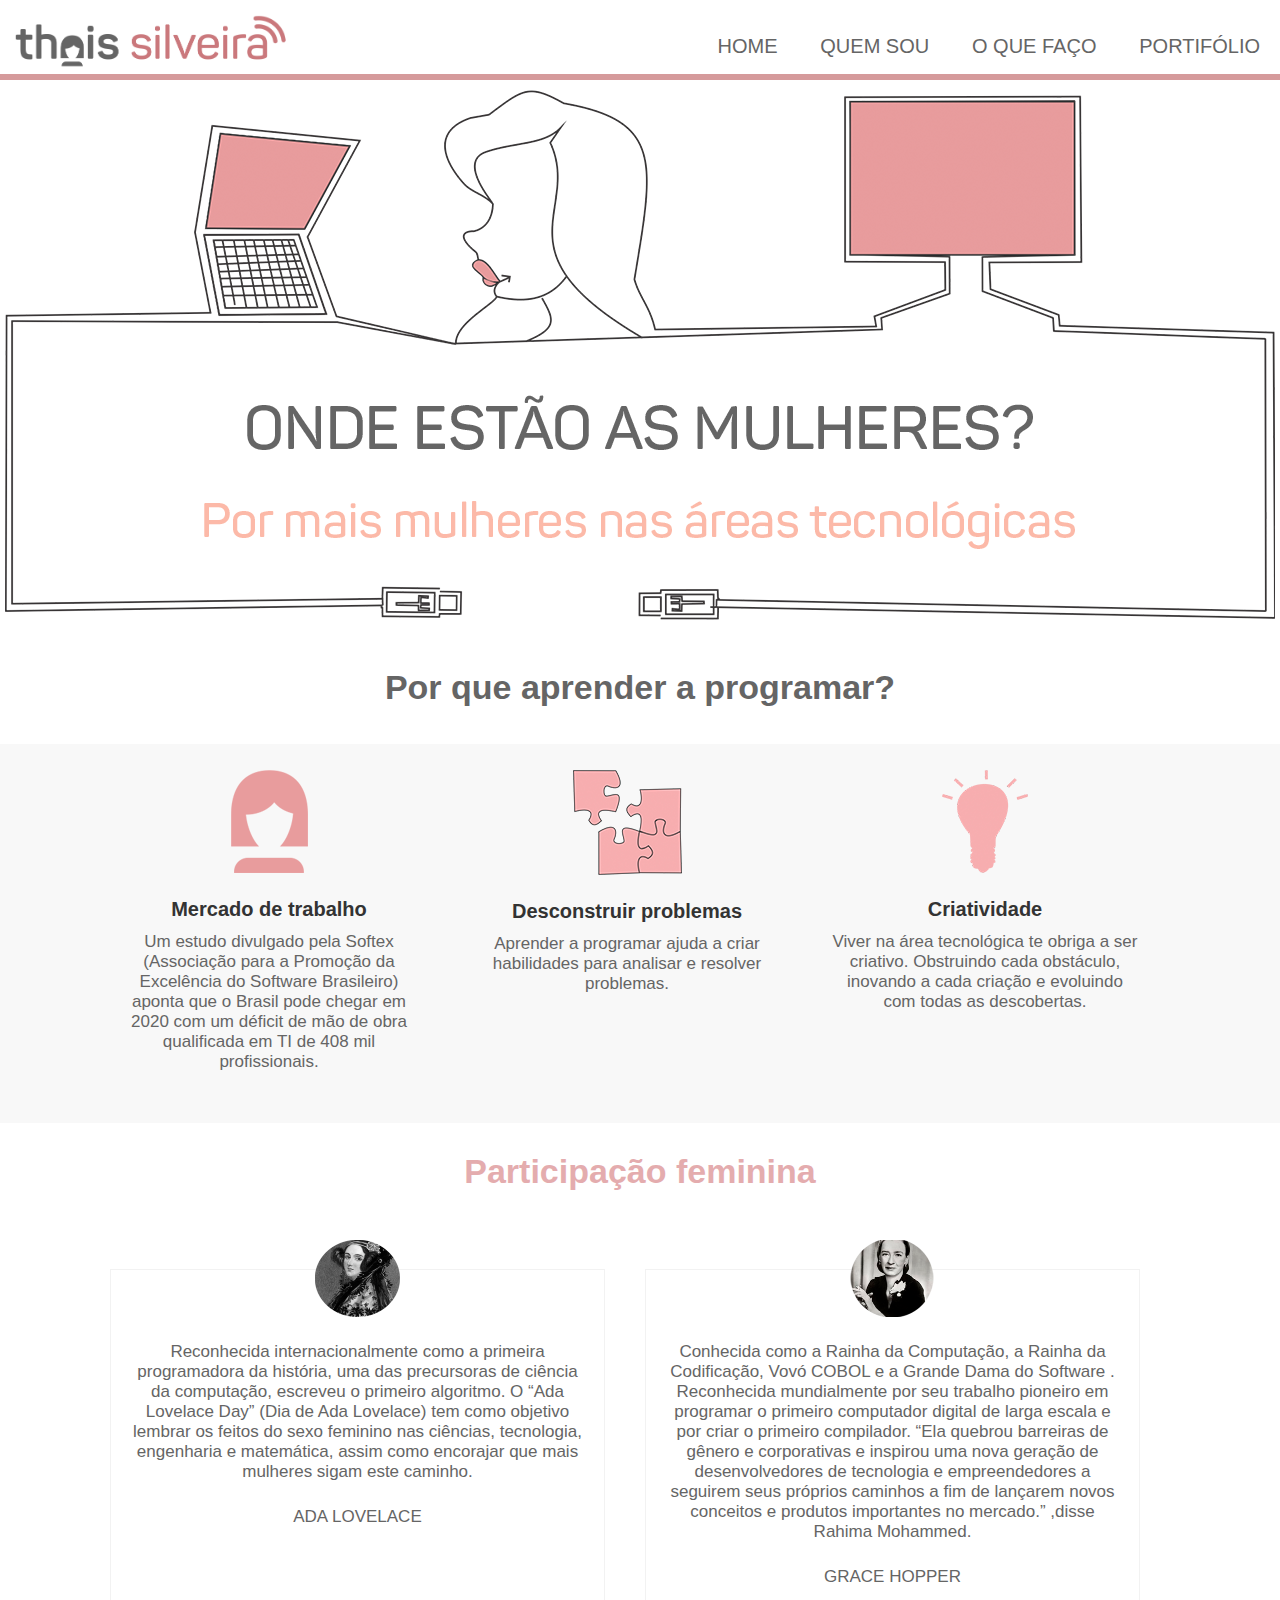
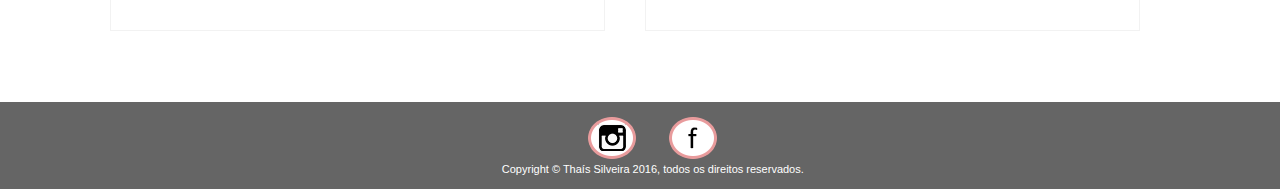
<file: index.html>
<!DOCTYPE html>
	<html lang="pt-br">
	<head>
		<meta charset="UTF-8">
		<meta name="viewport" content="width=device-width, initial-scale=1.0, maximum-scale=1.0, user-scalable=0">
		<link rel="stylesheet" type="text/css" href="css/index.css" media="all"/> 
		<title>Thaís Silveira </title>
	</head>
	<body>
	<section>
		<header>
				<div class="container">
					<div class="logo">
							<a tabindex="1" href="index.html">
								<img alt="Logo Thaís" src="imagens/logo.png"/>
							</a>
						</div>
					<nav id="menu">
						<ul>
							<li><a tabindex="2" href="#">HOME</a></li>
							<li><a tabindex="3" href="quemsou.html">QUEM SOU</a></li>
							<li><a tabindex="4" href="oquefaco.html">O QUE FAÇO</a></li>
							<li><a tabindex="5" href="portifolio.html">PORTIFÓLIO</a></li>
						</ul>
					</nav>
				</div>
			<div class="clear"></div>
						<div class="hr"></div>
						<div class="clear" style="height:10px"></div>	
			</header>
			<div class="corpo">
				<img alt="Corpo" src="imagens/corpo.png"/>
			</div>		
			<article>
				<br/>
				<h3>Por que aprender a programar?</h3>
				<div class="fundo">
					<div class="conteudo-geral">
						<div class="clear"></div>
						<div class="blocos-marcas">
							<img alt="menina" src="imagens/menina.png"/>
							<div class="texto">
								<h4>
									Mercado de trabalho
								</h4>
								<br/>
								<p>Um estudo divulgado pela Softex
									(Associação para a Promoção da
									Excelência do Software Brasileiro) 
									aponta que o Brasil pode chegar em 2020
									com um déficit de mão de obra qualificada 
									em TI de 408 mil profissionais.
								</p>
							</div>
						</div>

						<div class="blocos-marcas">
							<img alt="quebra-cabeça" src="imagens/quebracabeca.png"/>
							<div class="texto">
								<h4>
									Desconstruir problemas
								</h4>
								<br/>
								<p>Aprender a programar ajuda a 
									criar habilidades para analisar
									e resolver problemas.
								</p>
							</div>
						</div>

						<div class="blocos-marcas">
							<img alt="lâmpada" src="imagens/lampada.png"/>
							<div class="texto">
								<h4>
									Criatividade
								</h4>
								<br/>
								<p>
									Viver na área tecnológica te obriga a 
									ser criativo. Obstruindo cada obstáculo, 
									inovando a cada criação e evoluindo 
									com todas as descobertas.
								</p>
							</div>
						</div>
						<div class="clear"></div>
					</div>
				</div>
				<div class="clear"></div>
				<div class="diferente">
					Participação feminina
				</div>
				<div class="conteudo-geral2">
					<div class="blo-marcas">		
						<div class="padding">
							<img alt="Ada Lovelace" src="imagens/m1.png"/>
							<div class="texto">
								<p>	Reconhecida internacionalmente como a primeira programadora 
									da história, uma das precursoras de ciência da computação, escreveu 
									o primeiro algoritmo. O “Ada Lovelace Day” (Dia de Ada Lovelace) tem 
									como objetivo lembrar os feitos do sexo feminino nas ciências, tecnologia,
									engenharia e matemática, assim como encorajar que mais mulheres 
									sigam este caminho.							
								</p>
							</div>
						<div class="nome-centro">
							<p>ADA LOVELACE</p>	
						</div>
						</div>				
					</div>							
					<div class="blo-marcas">
						<div class="padding">
							<img alt="Grace Hopper" src="imagens/m2.png"/>	
							<div class="texto">						
								<p>	Conhecida como a Rainha da Computação, a Rainha da Codificação, 
									Vovó COBOL e a Grande Dama do Software . Reconhecida mundialmente 
									por seu trabalho pioneiro em programar o primeiro computador digital de larga
									escala e por criar o primeiro compilador. “Ela quebrou barreiras de gênero e 
									corporativas e inspirou uma nova geração de desenvolvedores de tecnologia e
									empreendedores a seguirem seus próprios caminhos a fim de lançarem novos conceitos 
									e produtos importantes no mercado.” ,disse Rahima Mohammed.
								</p>
							</div>
						<div class="nome-centro">
							<p>GRACE HOPPER</p>		
						</div>
						</div>		
					</div>
				</div>	
			</article>
		<div class="clear"></div>
	<footer>
			<div class="rodape">
				<div class="clear"></div>
				<a  tabindex="6" href="https://www.instagram.com/thais_lsilveira/?hl=pt-br"><img  alt ="logo instagram" src="imagens/instagram.png" /></a>
				<a tabindex="7" href="https://www.facebook.com/thais.silveira.3517"><img alt="logo facebook" src="imagens/facebook.png"/></a>
				<div class="clear"></div>
				<p>Copyright © Thaís Silveira 2016, todos os direitos reservados.</p>
				<div class="clear"></div>
			</div>
		</footer>
	</section>
	</body>
	</html>
</file>
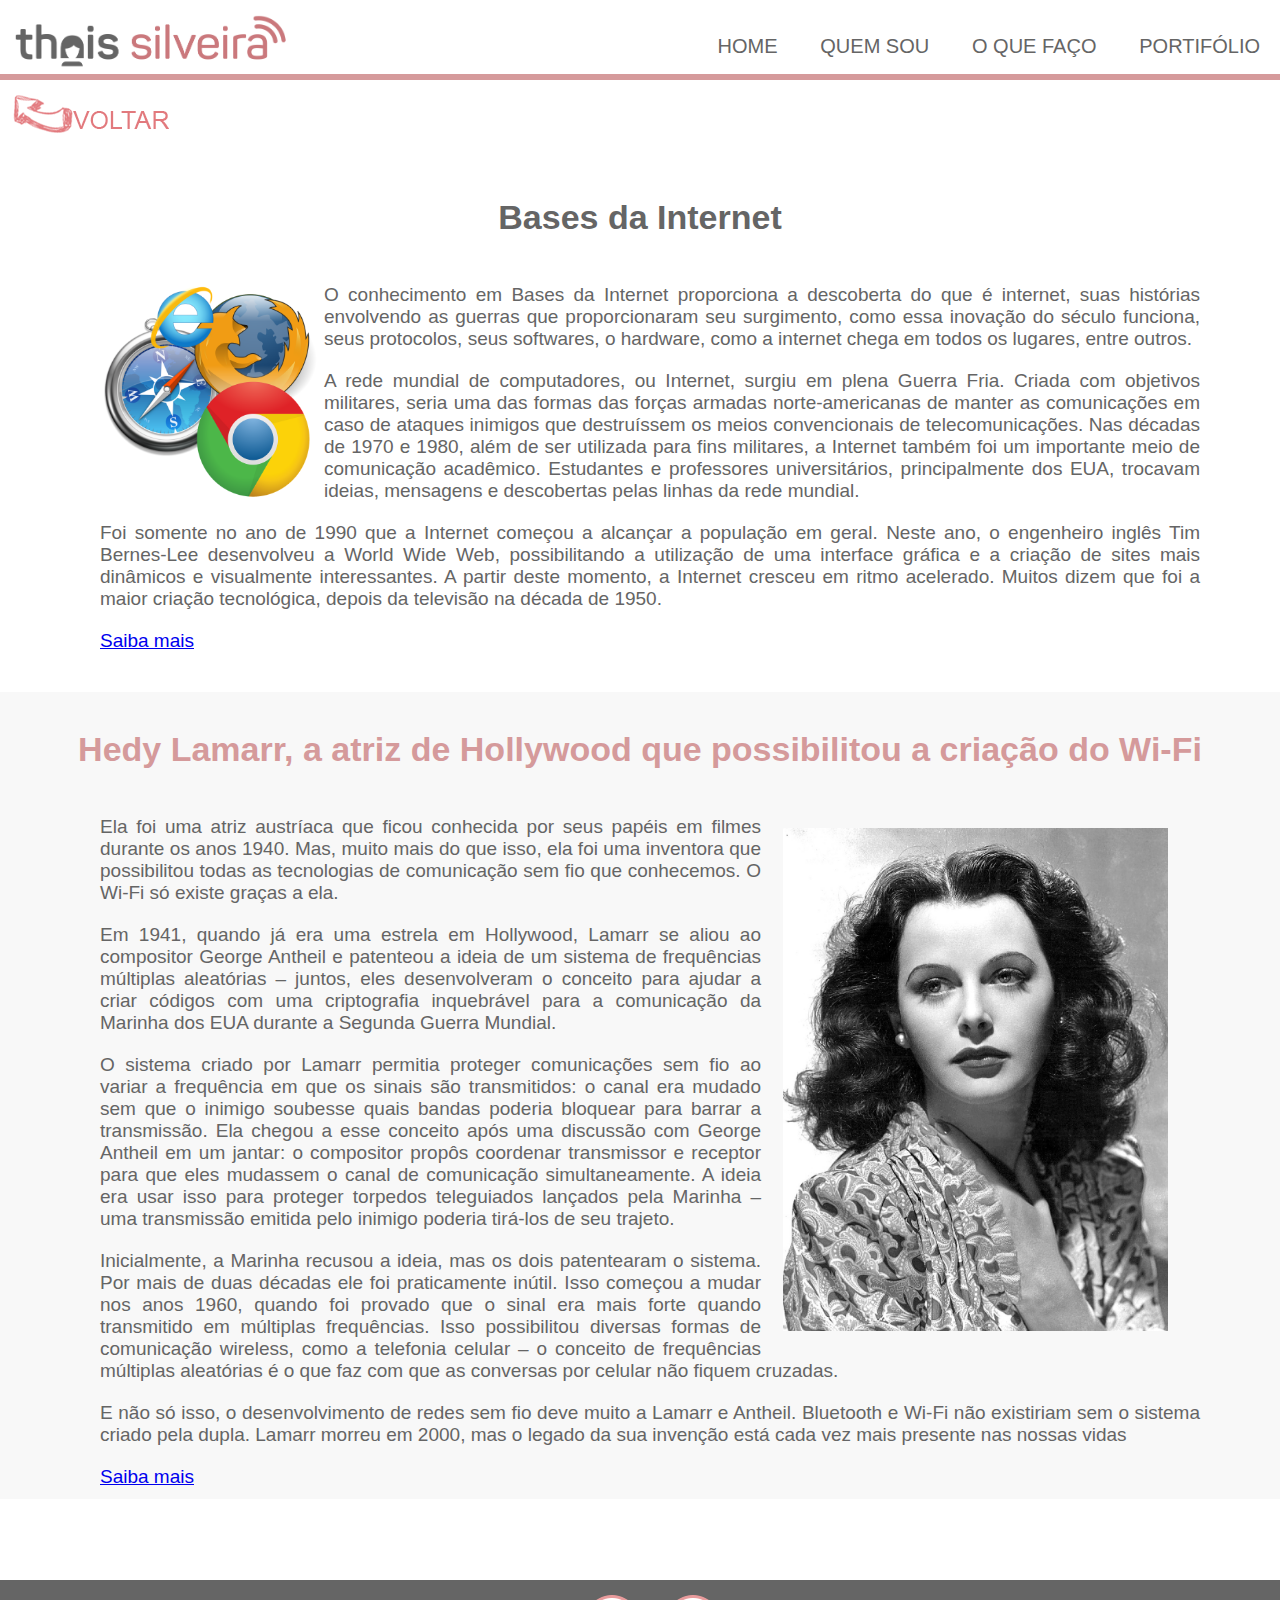
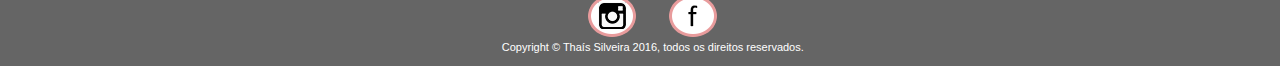
<file: basesdainternet.html>
<!DOCTYPE html>
	<html lang="pt-br">
			<head>
				<meta charset="UTF-8">
				<link rel="stylesheet" type="text/css" href="css/index.css"/> 
				<title>Thaís Silveira </title>
			</head>
		<body>
		<section>
			<header>
					<div class="container">
						<div class="logo">
							<a tabindex="1" href="index.html">
								<img alt="Logo Thaís" src="imagens/logo.png"/>
							</a>
						</div>
							<nav id="menu">
								<ul>
									<li><a tabindex="2" href="index.html">HOME</a></li>
									<li><a tabindex="3" href="quemsou.html">QUEM SOU</a></li>
									<li><a tabindex="4" href="oquefaco.html">O QUE FAÇO</a></li>
									<li><a tabindex="5" href="portifolio.html">PORTIFÓLIO</a></li>
								</ul>
							</nav>
					</div>
					<div class="clear"></div>
						<div class="hr"></div>
				</header>
			<article>
					<div class="clear"></div>
						<div class="voltar-link">
							<a href="portifolio.html"><img alt="Seta" src="imagens/seta.png"></a>
						</div>
							<div class="clear"></div>
						<div class="container2">
								<div class="clear" style="height: 26px;"></div>
							<div class="titulo-portifolio">
								<h3>Bases da Internet</h3>
							</div>
								<div class="navegador">
									<img alt="Navegadores" src="imagens/navegador.png"/>
								</div>
								<div class="bases-da-internet">
									<p>
									O conhecimento em Bases da Internet proporciona a descoberta do que é internet, suas histórias envolvendo as guerras que proporcionaram seu surgimento, como essa inovação do século funciona, seus protocolos, seus softwares, o hardware, como a internet chega em todos os lugares, entre outros.
									</p>
									<p>
									A rede mundial de computadores, ou Internet, surgiu em plena Guerra Fria. Criada com objetivos militares, seria uma das formas das forças armadas norte-americanas de manter as comunicações em caso de ataques inimigos que destruíssem os meios convencionais de telecomunicações. Nas décadas de 1970 e 1980, além de ser utilizada para fins militares, a Internet também foi um importante meio de comunicação acadêmico. Estudantes e professores universitários, principalmente dos EUA, trocavam ideias, mensagens e descobertas pelas linhas da rede mundial.
					 				</p>
					 				<p>
									Foi somente no ano de 1990 que a Internet começou a alcançar a população em geral. Neste ano, o engenheiro inglês Tim Bernes-Lee desenvolveu a World Wide Web, possibilitando a utilização de uma interface gráfica e a criação de sites mais dinâmicos e visualmente interessantes. A partir deste momento, a Internet cresceu em ritmo acelerado. Muitos dizem que foi a maior criação tecnológica, depois da televisão na década de 1950.
									</p>
									<p><a tabindex="6" href="http://www.suapesquisa.com/internet">Saiba mais</a></p>
								</div>
						</div>
						<div class="clear height-30"></div>
						<div class="fundo-matematica">
								<div class="clear"></div>
							<div class="bases-da-internet">
								<h3>Hedy Lamarr, a atriz de Hollywood que possibilitou a criação do Wi-Fi</h3>
							<div class="container2">
								<img  class="menina-e-matematica" alt="Hedy Lamarr" src="imagens/hedy-lamar.jpg"/>
								<p>
								Ela foi uma atriz austríaca que ficou conhecida por seus papéis em filmes durante os anos 1940. Mas, muito mais do que isso, ela foi uma inventora que possibilitou todas as tecnologias de comunicação sem fio que conhecemos. O Wi-Fi só existe graças a ela.
								</p>
								<p>
								Em 1941, quando já era uma estrela em Hollywood, Lamarr se aliou ao compositor George Antheil e patenteou a ideia de um sistema de frequências múltiplas aleatórias – juntos, eles desenvolveram o conceito para ajudar a criar códigos com uma criptografia inquebrável para a comunicação da Marinha dos EUA durante a Segunda Guerra Mundial.
								</p>
								<p>
								O sistema criado por Lamarr permitia proteger comunicações sem fio ao variar a frequência em que os sinais são transmitidos: o canal era mudado sem que o inimigo soubesse quais bandas poderia bloquear para barrar a transmissão. Ela chegou a esse conceito após uma discussão com George Antheil em um jantar: o compositor propôs coordenar transmissor e receptor para que eles mudassem o canal de comunicação simultaneamente. A ideia era usar isso para proteger torpedos teleguiados lançados pela Marinha – uma transmissão emitida pelo inimigo poderia tirá-los de seu trajeto.
								</p>
								<p>
								Inicialmente, a Marinha recusou a ideia, mas os dois patentearam o sistema. Por mais de duas décadas ele foi praticamente inútil. Isso começou a mudar nos anos 1960, quando foi provado que o sinal era mais forte quando transmitido em múltiplas frequências. Isso possibilitou diversas formas de comunicação wireless, como a telefonia celular – o conceito de frequências múltiplas aleatórias é o que faz com que as conversas por celular não fiquem cruzadas.
								</p>
								<p>
								E não só isso, o desenvolvimento de redes sem fio deve muito a Lamarr e Antheil. Bluetooth e Wi-Fi não existiriam sem o sistema criado pela dupla. Lamarr morreu em 2000, mas o legado da sua invenção está cada vez mais presente nas nossas vidas
								</p>
								<p><a tabindex="7" href="http://gizmodo.uol.com.br/hedy-lamarr-100-anos/">Saiba mais</a></p>
							</div>
								<div class="clear"></div>
							</div>	
						</div>	
				</article>
						<div class="clear"></div>
				<footer>
					<div class="rodape">
						<div class="clear"></div>
					<a tabindex="8" href="https://www.instagram.com/thais_lsilveira/?hl=pt-br"><img  alt =" logo instagram" src="imagens/instagram.png" /></a>
					<a tabindex="9" href="https://www.facebook.com/thais.silveira.3517"><img alt="logo facebook" src="imagens/facebook.png"/></a>
						<div class="clear"></div>
					<p>Copyright © Thaís Silveira 2016, todos os direitos reservados.</p>
						<div class="clear"></div>
					</div>
				</footer>
		</section>
	</body>
</html>
</file>
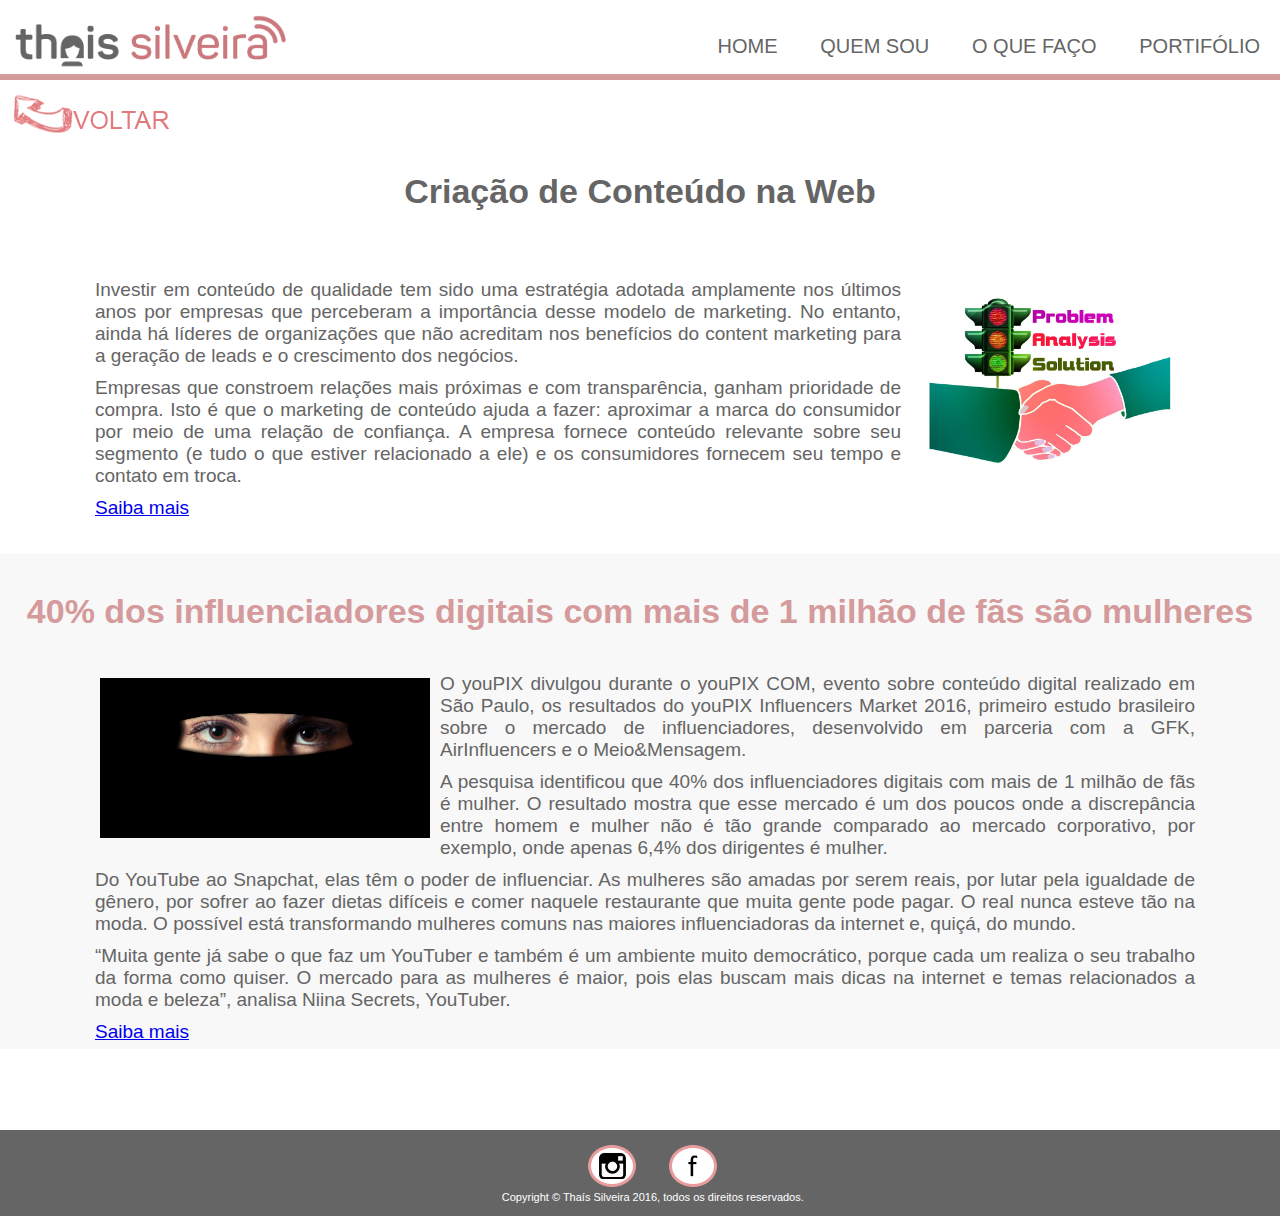
<file: criacaodeconteudo.html>
<!DOCTYPE html>
<html lang="pt-br">
<head>
	<meta charset="UTF-8">
	<link rel="stylesheet" type="text/css" href="css/index.css" media="all"/> 
	<title>Thaís Silveira </title>
</head>
<body>
<section>
	<header>
			<div class="container">
				<div class="logo">
					<a tabindex="1" href="index.html">
						<img alt="Logo Thaís" src="imagens/logo.png"/>
					</a>
				</div>
				<nav id="menu">
					<ul>
						<li><a tabindex="2" href="index.html">HOME</a></li>
						<li><a tabindex="3" href="quemsou.html">QUEM SOU</a></li>
						<li><a tabindex="4" href="oquefaco.html">O QUE FAÇO</a></li>
						<li><a tabindex="5" href="portifolio.html">PORTIFÓLIO</a></li>
					</ul>
				</nav>
			</div>
		<div class="clear"></div>
						<div class="hr"></div>
	</header>	
		<div class="clear"></div>
		<div class="voltar-link">
			<a href="portifolio.html"><img alt="Seta" src="imagens/seta.png"></a>
		</div>
		<article>
		<div class="clear"></div>
		<div class="titulo-portifolio">
			<h3>Criação de Conteúdo na Web</h3>
		</div>
		<div class="container2">
			<div class="clear" style="height: 26px;"></div>
			<div class="conteudo">
				<img alt="aperto de mãos" src="imagens/conteudo.jpg"/>
			</div>
			<div class="criacao-de-conteudo">
				<p>
				Investir em conteúdo de qualidade tem sido uma estratégia adotada amplamente nos últimos anos por empresas que perceberam a importância desse modelo de marketing. No entanto, ainda há líderes de organizações que não acreditam nos benefícios do content marketing para a geração de leads e o crescimento dos negócios.
				</p>
				<p> 
				Empresas que constroem relações mais próximas e com transparência, ganham prioridade de compra. Isto é que o marketing de conteúdo ajuda a fazer: aproximar a marca do consumidor por meio de uma relação de confiança. A empresa fornece conteúdo relevante sobre seu segmento (e tudo o que estiver relacionado a ele) e os consumidores fornecem seu tempo e contato em troca.
				</p>
				<p><a tabindex="6" href="http://contentools.com.br/agencias-de-marketing-de-conteudo/como-explicar-a-importancia-do-marketing-de-conteudo-para-seus-clientes/">Saiba mais</a></p>
			</div>
		</div>
		<div class="clear height-30"></div>
		<div class="fundo-matematica">
			<div class="clear"></div>
			<div class="criacao-de-conteudo">
			<h3>40% dos influenciadores digitais com mais de 1 milhão de fãs são mulheres</h3>
			<div class="container2">
			<img  class="imagem-esquerda" alt="olhos de mulher" src="imagens/mulher-rosto.jpg"/>
			<p>
			O youPIX divulgou  durante o youPIX COM, evento sobre conteúdo digital realizado em São Paulo, os resultados do youPIX Influencers Market 2016, primeiro estudo brasileiro sobre o mercado de influenciadores, desenvolvido em parceria com a GFK, AirInfluencers e o Meio&Mensagem.
			</p>
			<p>
			A pesquisa identificou que 40% dos influenciadores digitais com mais de 1 milhão de fãs é mulher. O resultado mostra que esse mercado é um dos poucos onde a discrepância entre homem e mulher não é tão grande comparado ao mercado corporativo, por exemplo, onde apenas 6,4% dos dirigentes é mulher.
			</p>
			<p>
			Do YouTube ao Snapchat, elas têm o poder de influenciar. As mulheres são amadas por serem reais, por lutar pela igualdade de gênero, por sofrer ao fazer dietas difíceis e comer naquele restaurante que muita gente pode pagar. O real nunca esteve tão na moda. O possível está transformando mulheres comuns nas maiores influenciadoras da internet e, quiçá, do mundo.
			</p>
			<p>
			“Muita gente já sabe o que faz um YouTuber e também é um ambiente muito democrático, porque cada um realiza o seu trabalho da forma como quiser. O mercado para as mulheres é maior, pois elas buscam mais dicas na internet e temas relacionados a moda e beleza”, analisa Niina Secrets, YouTuber.
			</p>
			<p><a tabindex="7" href="http://propmark.com.br/dia-da-mulher/do-youtube-ao-snapchat-elas-tem-o-poder-de-influenciar">Saiba mais</a></p>
				</div>
			</div>
			<div class="clear"></div>
		</div>
		</article>
	<div class="clear"></div>
	<footer>
			<div class="rodape">
				<div class="clear"></div>
				<a tabindex="8" href="https://www.instagram.com/thais_lsilveira/?hl=pt-br"><img  alt =" logo instagram" src="imagens/instagram.png" /></a>
				<a tabindex="9" href="https://www.facebook.com/thais.silveira.3517"><img alt="logo facebook" src="imagens/facebook.png"/></a>
				<div class="clear"></div>
				<p>Copyright © Thaís Silveira 2016, todos os direitos reservados.</p>
				<div class="clear"></div>
			</div>
		</footer>	
	</section>	
</body>
</html>
</file>
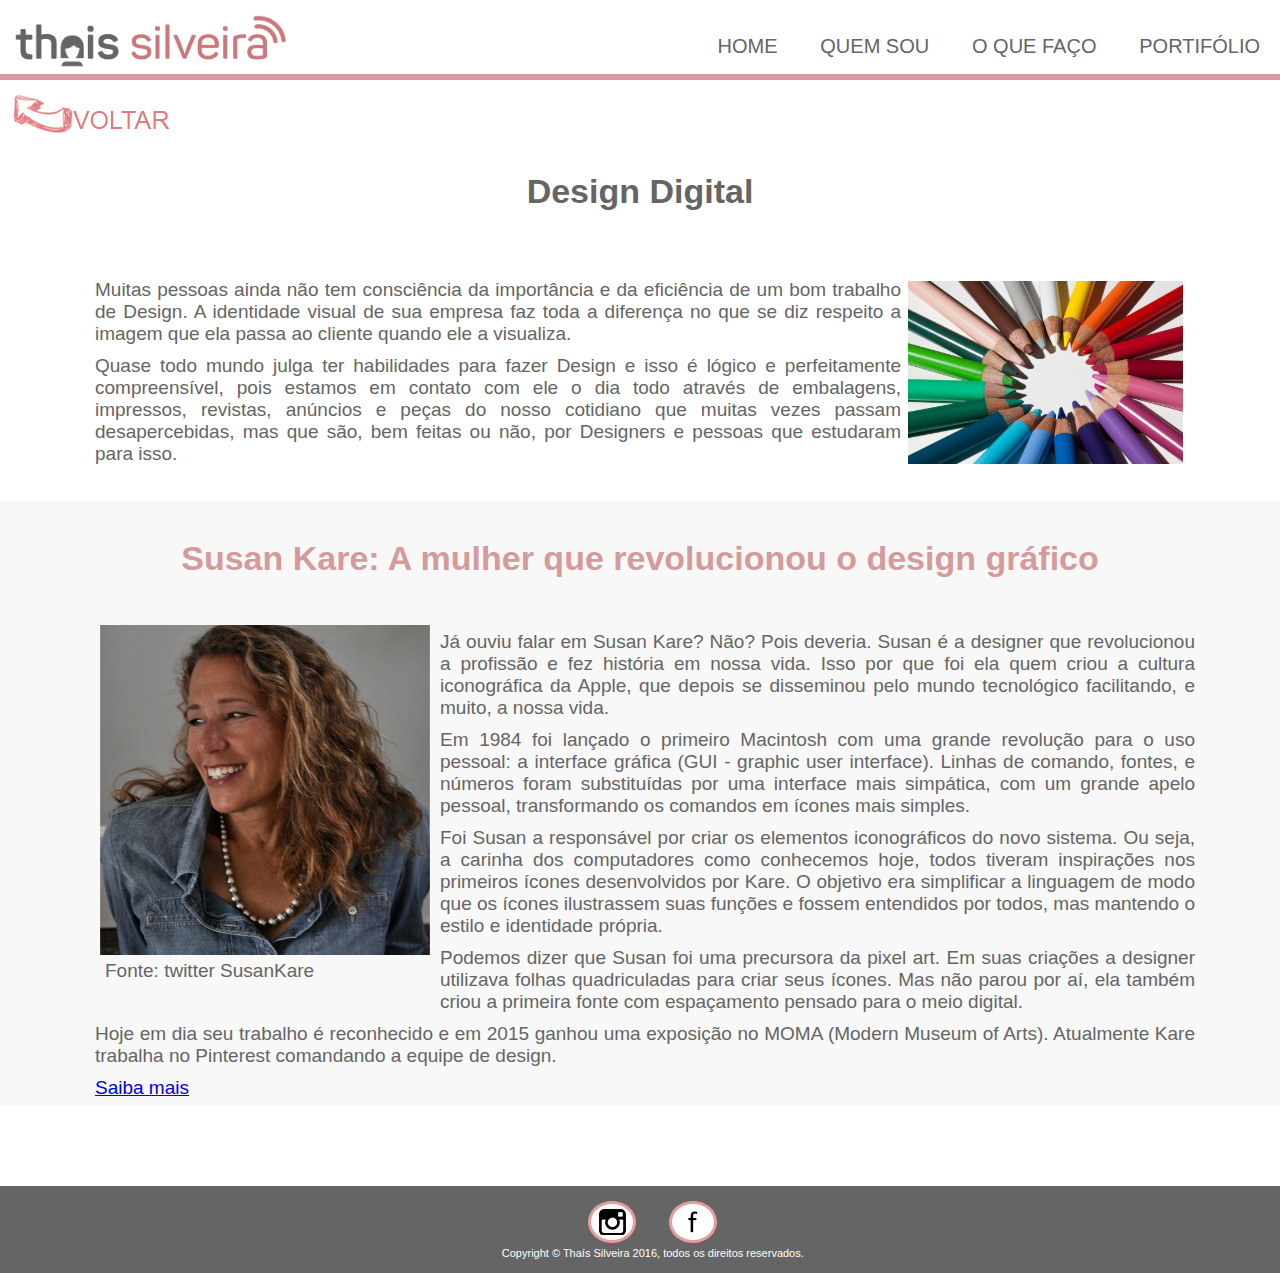
<file: designdigital.html>
<!DOCTYPE html>
<html lang="pt-br">
<head>
	<meta charset="UTF-8">
	<link rel="stylesheet" type="text/css" href="css/index.css" media="all"/> 
	<title>Thaís Silveira </title>
</head>
<body>
<section>
	<header>
			<div class="container">
				<div class="logo">
					<a tabindex="1" href="index.html">
						<img alt="Logo Thaís" src="imagens/logo.png"/>
					</a>
				</div>
				<nav id="menu">
					<ul>
						<li><a tabindex="2" href="index.html">HOME</a></li>
						<li><a tabindex="3" href="quemsou.html">QUEM SOU</a></li>
						<li><a tabindex="4" href="oquefaco.html">O QUE FAÇO</a></li>
						<li><a tabindex="5" href="portifolio.html">PORTIFÓLIO</a></li>
					</ul>
				</nav>
			</div>
		<div class="clear"></div>
						<div class="hr"></div>
	</header>	
		<div class="clear"></div>
		<div class="voltar-link">
			<a href="portifolio.html"><img alt="Seta" src="imagens/seta.png"></a>
		</div>
<article>	
	<div class="clear"></div>
		<div class="titulo-portifolio">
			<h3>Design Digital</h3>
		</div>
			<div class="container2">
				<div class="clear" style="height: 26px;"></div>
				<div class="pportifolio">		
				<div class="conteudo">
				<img alt="Lápis de cor" src="imagens/lapis.jpg"/>
			</div>	
					<p>
					Muitas pessoas ainda não tem consciência da importância e da eficiência de um bom trabalho de Design. A identidade visual de sua empresa faz toda a diferença no que se diz respeito a imagem que ela passa ao cliente quando ele a visualiza.
					</p>
					<p>
					Quase todo mundo julga ter habilidades para fazer Design e isso é lógico e perfeitamente compreensível, pois estamos em contato com ele o dia todo através de embalagens, impressos, revistas, anúncios e peças do nosso cotidiano que muitas vezes passam desapercebidas, mas que são, bem feitas ou não, por Designers e pessoas que estudaram para isso.	
					</p>
				</div>
			</div>	
			<div class="clear height-30"></div>
		<div class="fundo-matematica">
			<div class="clear"></div>
			<div class="design-digital">
			<h3>Susan Kare: A mulher que revolucionou o design gráfico</h3>
			<div class="container2">
			<div class="imagem-esquerda">
			<img alt="Susan Kare" src="imagens/susankare.jpeg"/>
			<p>Fonte: twitter SusanKare</p>
			</div>
			<br/>
				<p>
				Já ouviu falar em Susan Kare? Não? Pois deveria. Susan é a designer que revolucionou a profissão e fez história em nossa vida. Isso por que foi ela quem criou a cultura iconográfica da Apple, que depois se disseminou pelo mundo tecnológico facilitando, e muito, a nossa vida. 
				</p>
				<p>
				Em 1984 foi lançado o primeiro Macintosh com uma grande revolução para o uso pessoal: a interface gráfica (GUI - graphic user interface). Linhas de comando, fontes, e números foram substituídas por uma interface mais simpática, com um grande apelo pessoal, transformando os comandos em ícones mais simples.
				</p>
				<p>
				Foi Susan a responsável por criar os elementos iconográficos do novo sistema. Ou seja, a carinha dos computadores como conhecemos hoje, todos tiveram inspirações nos primeiros ícones desenvolvidos por Kare. O objetivo era simplificar a linguagem de modo que os ícones ilustrassem suas funções e fossem entendidos por todos, mas mantendo o estilo e identidade própria.
				</p>
				<p>	
				Podemos dizer que Susan foi uma precursora da pixel art. Em suas criações a designer utilizava folhas quadriculadas para criar seus ícones. Mas não parou por aí, ela também criou a primeira fonte com espaçamento pensado para o meio digital.
				</p>
				<p>
				Hoje em dia seu trabalho é reconhecido e em 2015 ganhou uma exposição no MOMA (Modern Museum of Arts). Atualmente Kare trabalha no Pinterest comandando a equipe de design. 
				</p>	
				<p><a tabindex="6" href="http://www.pixstudios.com.br/blog/novidades-de-computacao-grafica-e-games/susan-kare-a-mulher-que-revolucionou-o-design-gr%C3%A1fico">Saiba mais</a></p>
				</div>
			</div>
			<div class="clear"></div>
		</div>
		</article>
	<div class="clear"></div>
	<footer>
			<div class="rodape">
				<div class="clear"></div>
				<a tabindex="7" href="https://www.instagram.com/thais_lsilveira/?hl=pt-br"><img  alt ="logo instagram" src="imagens/instagram.png" /></a>
				<a tabindex="8" href="https://www.facebook.com/thais.silveira.3517"><img alt="logo facebook" src="imagens/facebook.png"/></a>
				<div class="clear"></div>
				<p>Copyright © Thaís Silveira 2016, todos os direitos reservados.</p>
				<div class="clear"></div>
			</div>
		</footer>	
	</section>
</body>
</html>
</file>
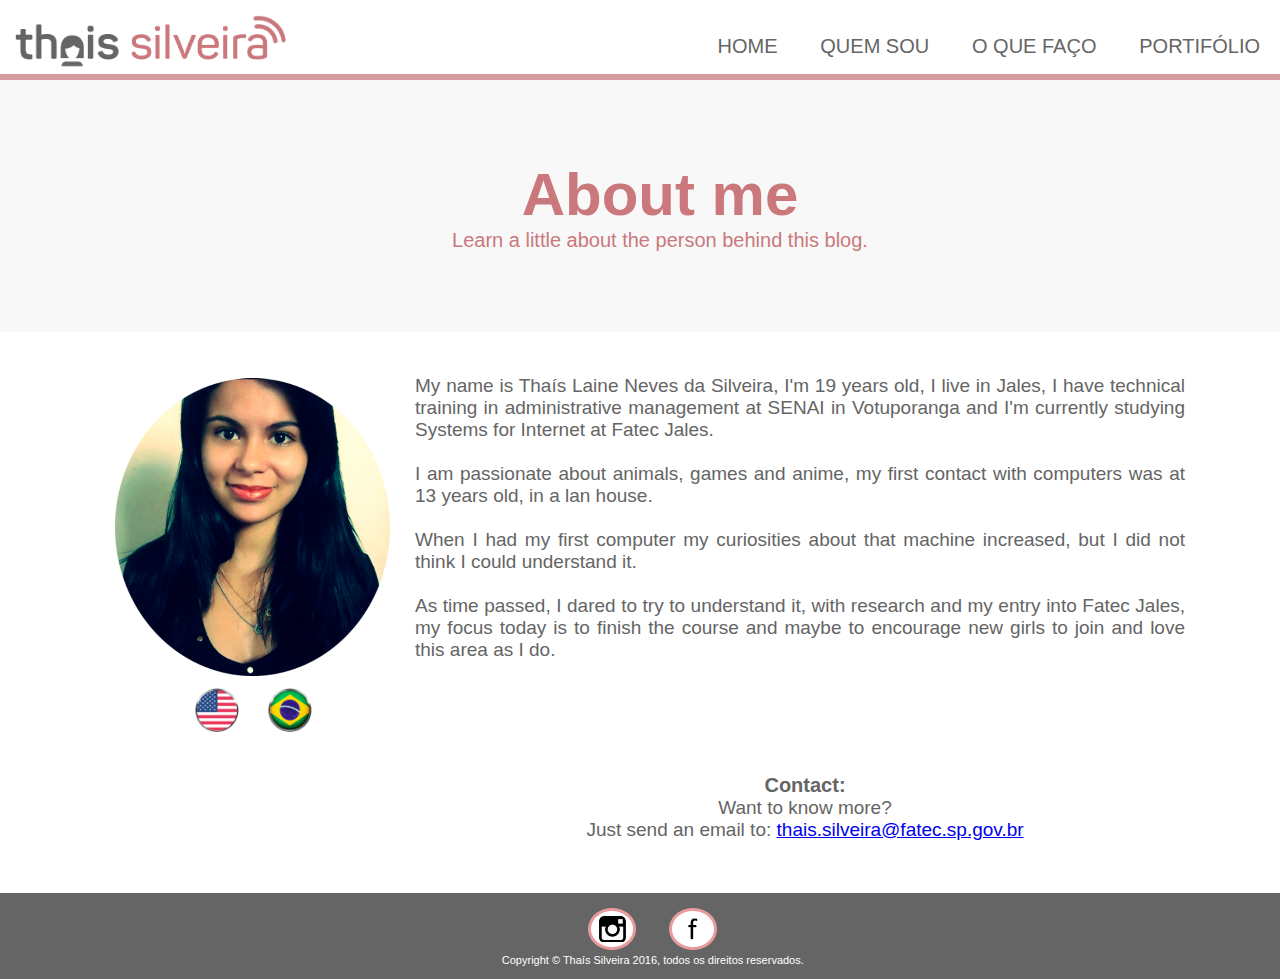
<file: english.html>
<!DOCTYPE html>
	<html lang="pt-br">
	<head>
		<meta charset="UTF-8">
		<link rel="stylesheet" type="text/css" href="css/index.css" media="all"/> 
		<title>Thaís Silveira </title>
	</head>
	<body>
	<section>
		<header>
				<div class="container">
					<div class="logo">
						<a tabindex="1" href="index.html">
							<img alt="Logo Thaís" src="imagens/logo.png"/>
						</a>
					</div>
					<nav id="menu">
						<ul>
							<li><a tabindex="2" href="index.html">HOME</a></li>
							<li><a tabindex="3" href="quemsou.html">QUEM SOU</a></li>
							<li><a tabindex="4" href="oquefaco.html">O QUE FAÇO</a></li>
							<li><a tabindex="5" href="portifolio.html">PORTIFÓLIO</a></li>
						</ul>
					</nav>
				</div>
		<div class="clear"></div>
						<div class="hr"></div>
		</header>
		<article>
			<div class="post">
				<div class="content">
					<h1 class="post-title">About me</h1>
					<p class="subtitle">Learn a little about the person behind this blog.</p>
				</div>
			</div>
			<div class="clear" style="height: 20px;"></div>  
			<div class="container2">
				<div class="clear"></div>
				<figure>
					<img alt="eu" src="imagens/minhafoto.png"/>
					<div class="idioma">
						<a tabindex="5" href="#"><img alt="EUA" src="imagens/eua.jpg" /></a>
						<a tabindex="6" href="quemsou.html"><img alt="Brasil" src="imagens/brasil.png"/></a>
					</div>
				</figure>
				<div class="pquemsou">
					<p>
						My name is Thaís Laine Neves da Silveira, I'm 19 years old, I live in Jales, I have technical training in administrative management at SENAI in Votuporanga and I'm currently studying Systems for Internet at Fatec Jales.
					</p>
					<p>
						I am passionate about animals, games and anime, my first contact with computers was at 13 years old, in a lan house.
					</p>
					<p>
						When I had my first computer my curiosities about that machine increased, but I did not think I could understand it.
					</p>
					<p>
						As time passed, I dared to try to understand it, with research and my entry into Fatec Jales, my focus today is to finish the course and maybe to encourage new girls to join and love this area as I do.
					</p>
				</div>
				<div class="clear"></div>
				<div class="e-mail-ingles">
					<h2>Contact:</h2>
					<p>Want to know more?</p>
					<p>Just send an email to: 
						<a tabindex="7" href="https://login.live.com/login.srf?wa=wsignin1.0&rpsnv=13&ct=1479934513&rver=6.4.6456.0&wp=MBI_SSL&wreply=https%3a%2f%2foutlook.live.com%2fowa%2f&lc=1046&id=292841&mkt=pt-br&cbcxt=out&fl=wld">thais.silveira@fatec.sp.gov.br
						</a>
					</p>
				</div>

				<div class="clear"></div>
			</div>
		</article>
		<div class="clear"></div>
	<footer>
			<div class="rodape">
				<div class="clear"></div>
				<a  tabindex="8" href="https://www.instagram.com/thais_lsilveira/?hl=pt-br"><img  alt ="logo instagram" src="imagens/instagram.png" /></a>
				<a tabindex="9" href="https://www.facebook.com/thais.silveira.3517"><img alt="logo facebook" src="imagens/facebook.png"/></a>
				<div class="clear"></div>
				<p>Copyright © Thaís Silveira 2016, todos os direitos reservados.</p>
				<div class="clear"></div>
			</div>
		</footer>
	</section>	
	</body>
	</html>
</file>
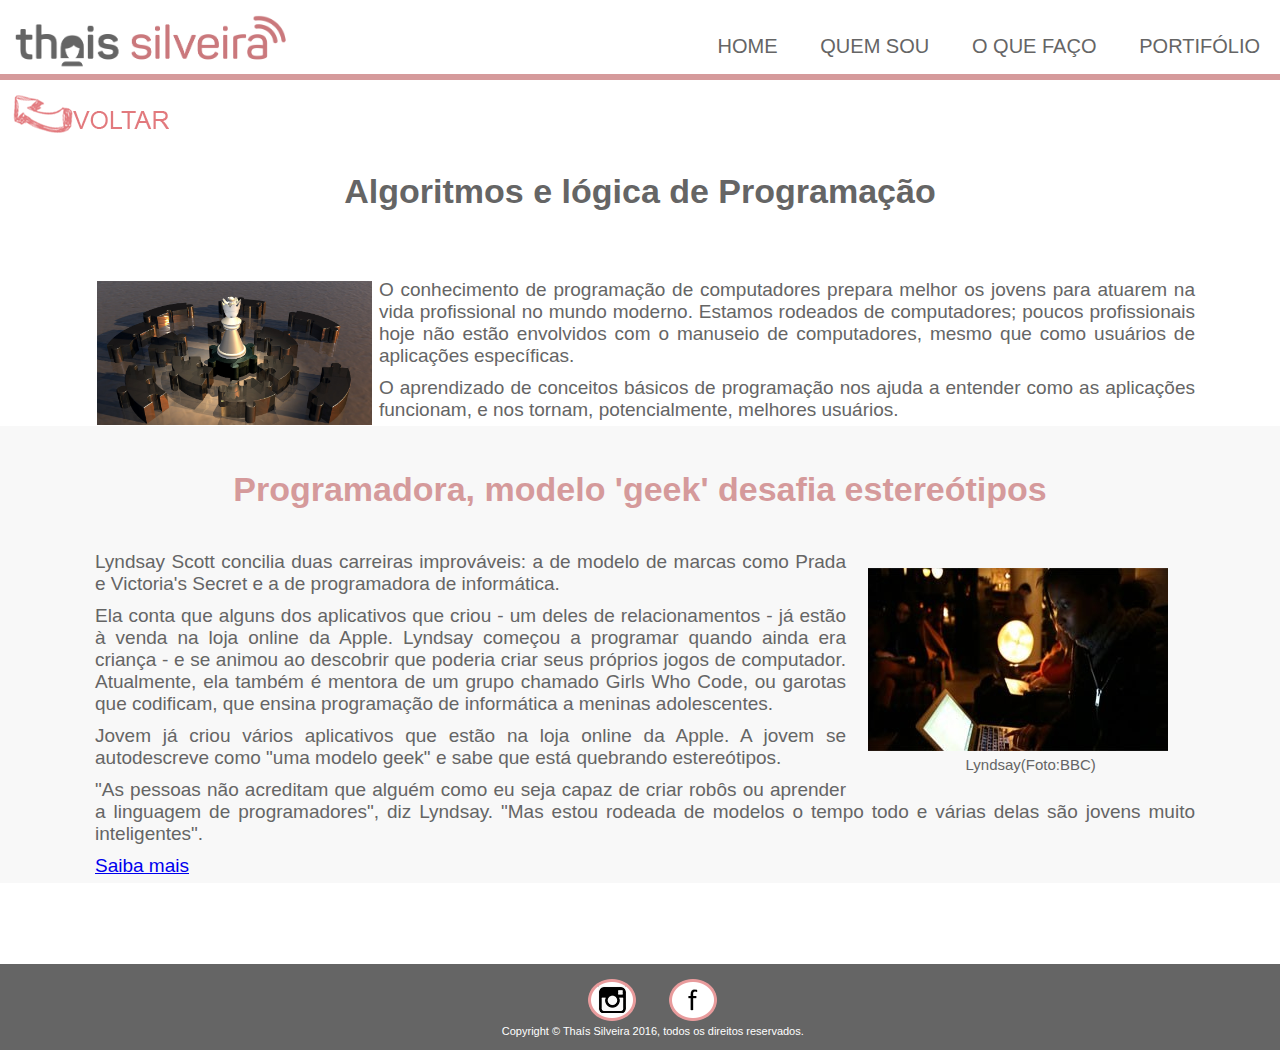
<file: logicadeprogramacao.html>
<!DOCTYPE html>
	<html lang="pt-br">
	<head>
		<meta charset="UTF-8">
		<link rel="stylesheet" type="text/css" href="css/index.css" media="all"/> 
		<title>Thaís Silveira </title>
	</head>
	<body>
	<section>
		<header>
				<div class="container">
					<div class="logo">
						<a tabindex="1" href="index.html">
							<img alt="Logo Thaís" src="imagens/logo.png"/>
						</a>
					</div>
					<nav id="menu">
						<ul>
							<li><a tabindex="2" href="index.html">HOME</a></li>
							<li><a tabindex="3" href="quemsou.html">QUEM SOU</a></li>
							<li><a tabindex="4" href="oquefaco.html">O QUE FAÇO</a></li>
							<li><a tabindex="5" href="portifolio.html">PORTIFÓLIO</a></li>
						</ul>
					</nav>
				</div>
				<div class="clear"></div>
						<div class="hr"></div>
		</header>
		<article>
			<div class="clear"></div>
			<div class="voltar-link">
			<a href="portifolio.html"><img alt="Seta" src="imagens/seta.png"></a>
		</div>
		<div class="clear"></div>
			<div class="titulo-portifolio">
			<h3>Algoritmos e lógica de Programação</h3>
		</div>
				<div class="container2">
					<div class="clear" style="height: 26px;"></div>
					<div class="programacao">
					<img alt="xadrez e quebra-cabeça" src="imagens/xadrez.jpg"/>
					</div>
					<div class="pportifolio">
						<p>
							O conhecimento de programação de computadores prepara melhor os jovens para atuarem na vida profissional no mundo moderno. Estamos rodeados de computadores; poucos profissionais hoje não estão envolvidos com o manuseio de computadores, mesmo que como usuários de aplicações específicas.
						</p>
						<p>
							O aprendizado de conceitos básicos de programação nos ajuda a entender como as aplicações funcionam, e nos tornam, potencialmente, melhores usuários.
						</p>
					</div>
				</div>
				<div class="fundo-matematica">
				<div class="clear"></div>
				<div class="logica-de-programacao">
				<h3>Programadora, modelo 'geek' desafia estereótipos</h3>
			</div>
			<div class="p-matematica-2">
					<div class="container2">
					<div class="menina-e-matematica">
			<img alt="Foto de Lyndsay Scott" src="imagens/lyndsay.jpg"/><p>Lyndsay(Foto:BBC)</p></div>
				<p>
					Lyndsay Scott concilia duas carreiras improváveis: a de modelo de marcas como Prada e Victoria's Secret e a de programadora de informática.
				</p>
				<p>
					Ela conta que alguns dos aplicativos que criou - um deles de relacionamentos - já estão à venda na loja online da Apple.
					Lyndsay começou a programar quando ainda era criança - e se animou ao descobrir que poderia criar seus próprios jogos de computador.
					Atualmente, ela também é mentora de um grupo chamado Girls Who Code, ou garotas que codificam, que ensina programação de informática a meninas adolescentes.
				</p>
				<p>
				Jovem já criou vários aplicativos que estão na loja
				online da Apple. A jovem se autodescreve como "uma modelo geek" e sabe que está quebrando estereótipos.
				</p>
				<p>
					"As pessoas não acreditam que alguém como eu seja capaz de criar robôs ou aprender a linguagem de programadores", diz Lyndsay. "Mas estou rodeada de modelos o tempo todo e várias delas são jovens muito inteligentes".
				</p>
				<p><a tabindex="6" href="http://g1.globo.com/tecnologia/noticia/2014/03/programadora-modelo-geek-desafia-estereotipos.html">Saiba mais</a></p>	
			</div>
				</div>
				<div class="clear"></div>
			</div>
		</article>
		<div class="clear"></div>
	<footer>
			<div class="rodape">
				<div class="clear"></div>
				<a tabindex="7" href="https://www.instagram.com/thais_lsilveira/?hl=pt-br"><img  alt =" logo instagram" src="imagens/instagram.png" /></a>
				<a tabindex="8" href="https://www.facebook.com/thais.silveira.3517"><img alt="logo facebook" src="imagens/facebook.png"/></a>
				<div class="clear"></div>
				<p>Copyright © Thaís Silveira 2016, todos os direitos reservados.</p>
				<div class="clear"></div>
			</div>
		</footer>	
	</section>
	</body>
	</html>
</file>
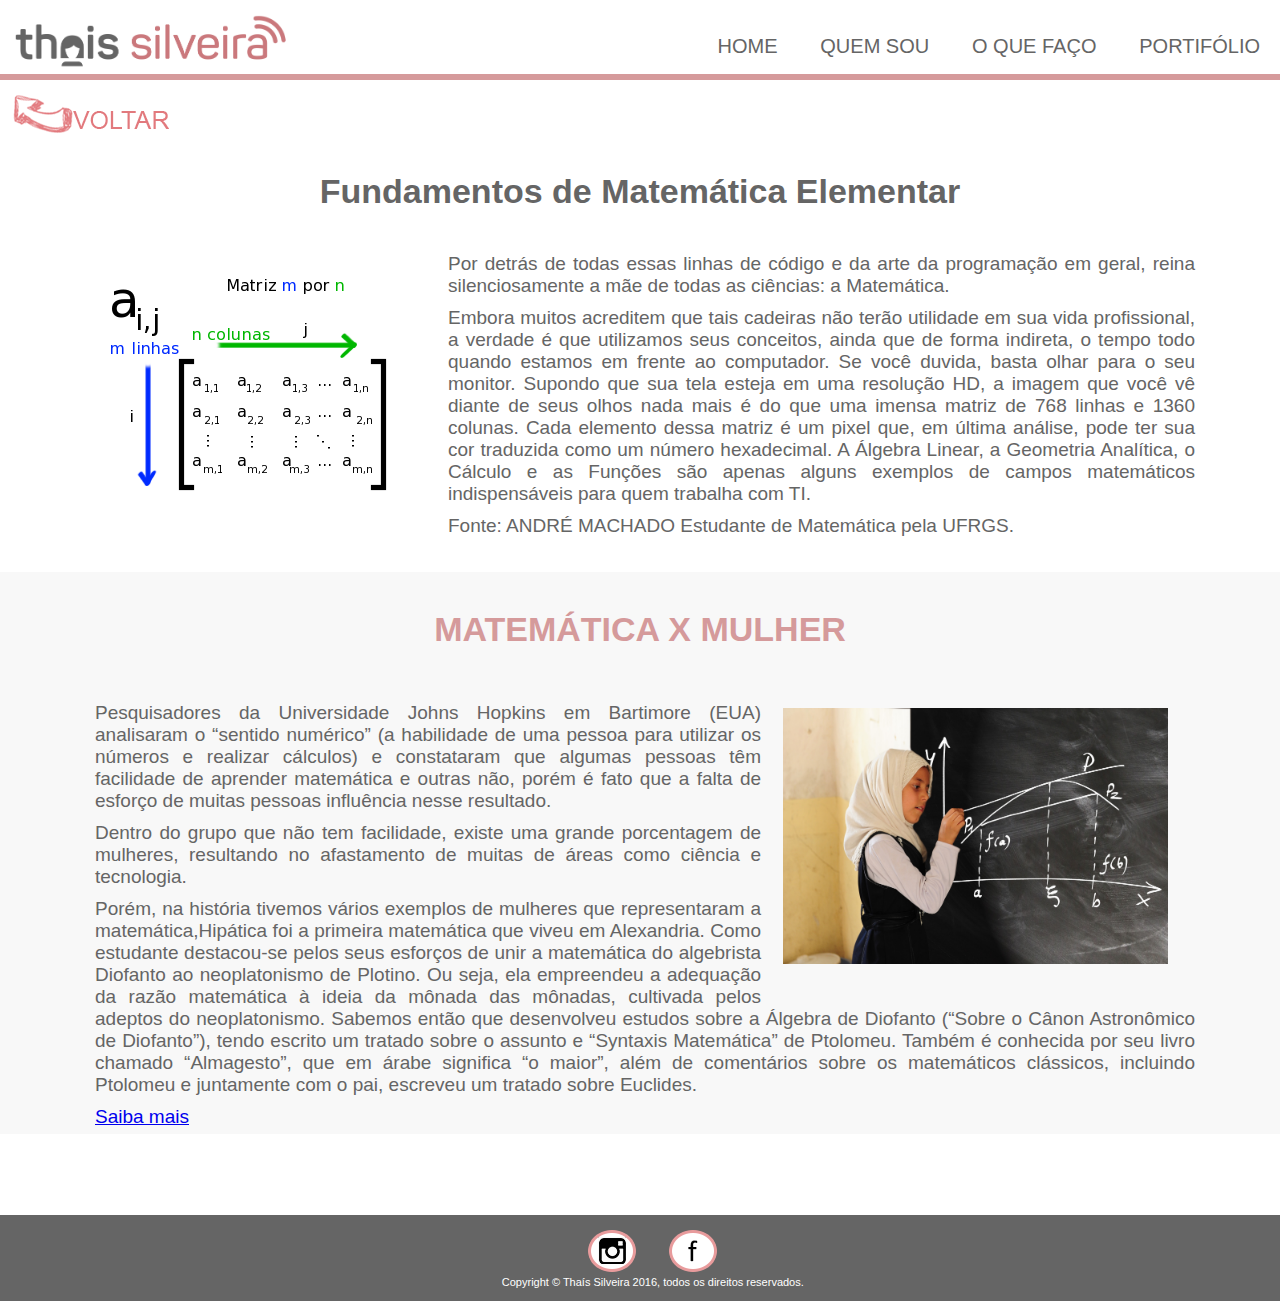
<file: matematica.html>
﻿<!DOCTYPE html>
<html lang="pt-br">
<head>
	<meta charset="UTF-8">
	<link rel="stylesheet" type="text/css" href="css/index.css" media="all"/>
	<title>Thaís Silveira </title>
</head>
<body>
<section>
	<header>
			<div class="container">
				<div class="logo">
					<a tabindex="1" href="index.html">
						<img alt="Logo Thaís" src="imagens/logo.png"/>
					</a>
				</div>
				<nav id="menu">
					<ul>
						<li><a tabindex="2" href="index.html">HOME</a></li>
						<li><a tabindex="3" href="quemsou.html">QUEM SOU</a></li>
						<li><a tabindex="4" href="oquefaco.html">O QUE FAÇO</a></li>
						<li><a tabindex="5" href="portifolio.html">PORTIFÓLIO</a></li>
					</ul>
				</nav>
			</div>
			<div class="clear"></div>
						<div class="hr"></div>
	</header>
	<article>
		<div class="clear"></div>
		<div class="voltar-link">
			<a href="portifolio.html"><img alt="Seta" src="imagens/seta.png"></a>
		</div>
		<div class="clear"></div>
		<div class="container2">
		<div class="titulo-portifolio">
			<h3>Fundamentos de Matemática Elementar</h3>
		</div>
			<div class="p-matematica">
					<img class="matriz" alt="matriz" src="imagens/matriz.png"/>
				<p>
					Por detrás de todas essas linhas de código e da arte da programação em geral, reina silenciosamente a mãe de todas as ciências: a Matemática.
				</p>
				<p>
					Embora muitos acreditem que tais cadeiras não terão utilidade em sua vida profissional, a verdade é que utilizamos seus conceitos, ainda que de forma indireta, o tempo todo quando estamos em frente ao computador. Se você duvida, basta olhar para o seu monitor. Supondo que sua tela esteja em uma resolução HD, a imagem que você vê diante de seus olhos nada mais é do que uma imensa matriz de 768 linhas e 1360 colunas. Cada elemento dessa matriz é um pixel que, em última análise, pode ter sua cor traduzida como um número hexadecimal. A Álgebra Linear, a Geometria Analítica, o Cálculo e as Funções são apenas alguns exemplos de campos matemáticos indispensáveis para quem trabalha com TI.
				</p>
				<p>Fonte: ANDRÉ MACHADO Estudante de Matemática pela UFRGS.</p>
			</div>
		</div>
		<div class="clear height-30"></div>
		<div class="fundo-matematica">
			<div class="clear"></div>
		<div class="portifolio">
			<h3>MATEMÁTICA X MULHER </h3>
		</div>
			<div class="p-matematica-2">
			<div class="container2">
			<img  class="menina-e-matematica" alt="menina no quadro escolar" src="imagens/menina-e-matematica.jpg"/>
			<br/>
					<p>
						Pesquisadores da Universidade Johns Hopkins em Bartimore (EUA) analisaram o “sentido numérico” (a habilidade de uma pessoa para utilizar os números e realizar cálculos) e constataram que algumas pessoas têm facilidade de aprender matemática e outras não, porém é fato que a falta de esforço de muitas pessoas influência nesse resultado.
					</p>
					<p>	
						Dentro do grupo que não tem facilidade, existe uma grande porcentagem de mulheres, resultando no afastamento de muitas de áreas como ciência e tecnologia.
					</p>
					<p>
					Porém, na história tivemos vários exemplos de mulheres que representaram a matemática,Hipática foi a primeira matemática que viveu em Alexandria.  Como estudante destacou-se pelos seus esforços de unir a matemática do algebrista Diofanto ao neoplatonismo de Plotino. Ou seja, ela empreendeu a adequação da razão matemática à ideia da mônada das mônadas, cultivada pelos adeptos do neoplatonismo. Sabemos então que desenvolveu estudos sobre a Álgebra de Diofanto (“Sobre o Cânon Astronômico de Diofanto”), tendo escrito um tratado sobre o assunto e “Syntaxis Matemática” de Ptolomeu. Também é conhecida por seu livro chamado “Almagesto”, que em árabe significa “o maior”, além de comentários sobre os matemáticos clássicos, incluindo Ptolomeu e juntamente com o pai, escreveu um tratado sobre Euclides.
					</p>
					<p><a tabindex="6" href="https://mulheresnaengenharia.wordpress.com/2013/10/06/hipatia-a-primeira-grande-matematica/">Saiba mais</a></p>
				</div>
			</div>
			<div class="clear"></div>
		</div>
	</article>
	<div class="clear"></div>
<footer>
			<div class="rodape">
				<div class="clear"></div>
				<a tabindex="7" href="https://www.instagram.com/thais_lsilveira/?hl=pt-br"><img  alt ="logo instagram" src="imagens/instagram.png" /></a>
				<a tabindex="8" href="https://www.facebook.com/thais.silveira.3517"><img alt="logo facebook" src="imagens/facebook.png"/></a>
				<div class="clear"></div>
				<p>Copyright © Thaís Silveira 2016, todos os direitos reservados.</p>
				<div class="clear"></div>
			</div>
		</footer>
	</section>	
</body>
</html>
</file>
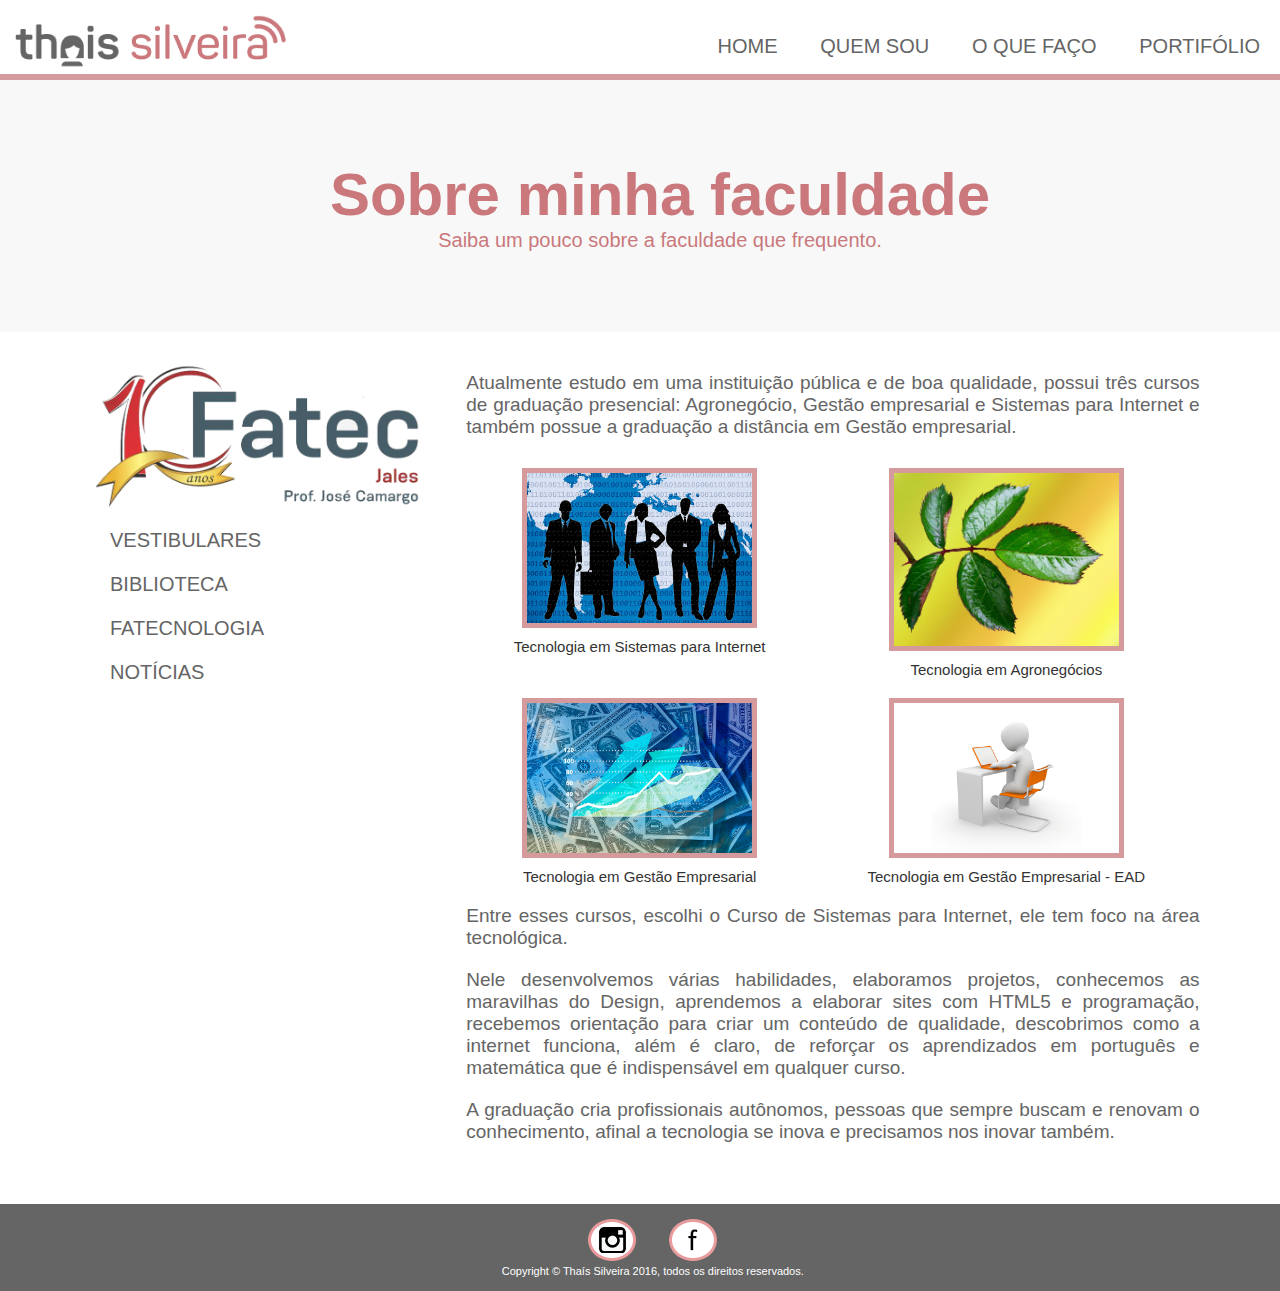
<file: oquefaco.html>
<!DOCTYPE html>
<html lang="pt-br">
<head>
	<meta charset="UTF-8">
	<link rel="stylesheet" type="text/css" href="css/index.css" media="all"/> 
	<title>Thaís Silveira </title>
</head>
<body>
<section>
	<div class="oquefaco">
		<header>
			<div class="container">
				<div class="logo">
					<a tabindex="1" href="index.html">
						<img alt="Logo Thaís" src="imagens/logo.png"/>
					</a>
				</div>
				<nav id="menu">
					<ul>
						<li><a tabindex="2" href="index.html">HOME</a></li>
						<li><a tabindex="3" href="quemsou.html">QUEM SOU</a></li>
						<li><a tabindex="4" href="#">O QUE FAÇO</a></li>
						<li><a tabindex="5" href="portifolio.html">PORTIFÓLIO</a></li>
					</ul>
				</nav>
			</div>
			<div class="clear"></div>
						<div class="hr"></div>
		</header>
		<article>
		<div class="post">
			<div class="content">
				<h1 class="post-title"> Sobre minha faculdade</h1>
					<p class="subtitle">Saiba um pouco sobre a faculdade que frequento.</p>
			</div>
		</div>
			<div class="clear" style="height: 30px;"></div>
		<div class="container2">
				<div class="col-4">
				<div class="logofatec">
					<a tabindex="6" href="http://www.fatecjales.edu.br/"><img alt="eu"  src="imagens/fatec-logo.png"/></a>
				</div>
				<div class="menu-fatec">
					<ul>
						<li><a tabindex="7" href="http://www.vestibularfatec.com.br/home/">VESTIBULARES</a></li>
						<li><a tabindex="8" href="http://www.fatecjales.edu.br/index.php/principal-institucional/biblioteca-horarios-de-atendimento.html">BIBLIOTECA</a></li>
						<li><a tabindex="9" href="http://www.fatecjales.edu.br/index.php/principal-institucional/fatecnologia-informacao-e-sociedade.html">FATECNOLOGIA</a></li>
						<li><a tabindex="10" href="http://www.fatecjales.edu.br/index.php/artigos/49-noticias.html">NOTÍCIAS</a></li>
					</ul>	
				</div>
			</div>
			<div class="col-8">
				<div class="poquefaco">
					<p>
						Atualmente estudo em uma instituição pública e de boa qualidade, possui três cursos de graduação presencial: Agronegócio, Gestão empresarial e Sistemas para Internet e também possue a graduação a distância em Gestão empresarial.
					</p>
					<div class="clear" style="height:20px;"></div>
					<div class="imagens-oquefaco">
						<ul>
							<li><a tabindex="11" href="http://www.fatecjales.edu.br/index.php/graduacao-cursos-oferecidos/sistemas-para-internet-curso-superior-de-tecnologia/informacoes-do-curso.html"><img alt="tecnologia" src="imagens/sistemas.png"/></a>Tecnologia em Sistemas para Internet</li>
							<li><a tabindex="12" href="http://www.fatecjales.edu.br/index.php/graduacao-cursos-oferecidos/tecnologia-em-agronegocio/informacoes-do-curso.html"><img alt="plantação" src="imagens/agronegocio.png"/></a>Tecnologia em Agronegócios</li>
							<li><a tabindex="13" href="http://www.fatecjales.edu.br/index.php/graduacao-cursos-oferecidos/tecnologia-em-gestao-empresarial/informacoes-do-curso.html"><img alt="Dinheiro" src="imagens/gestao.png"/></a>Tecnologia em Gestão Empresarial</li>
							<li><a tabindex="14" href="http://eadfatec.cps.sp.gov.br/"><img alt="pessoa e computador" src="imagens/gestao-ead.png"/></a>Tecnologia em Gestão Empresarial - EAD</li>
						</ul>
					</div>	
					<p>
						Entre esses cursos, escolhi o Curso de Sistemas para Internet, ele tem foco na área tecnológica.
					</p>
					<p>
						Nele desenvolvemos várias habilidades, elaboramos projetos, conhecemos as maravilhas do Design, aprendemos a elaborar sites com HTML5 e programação, recebemos orientação para criar um conteúdo de qualidade, descobrimos como a internet funciona, além é claro, de reforçar os aprendizados em português e matemática que é indispensável em qualquer curso.
					</p>
					<p>
						A graduação cria profissionais autônomos, pessoas que sempre buscam e renovam o conhecimento, afinal a tecnologia se inova e precisamos nos inovar também.
					</p>

				</div>
			</div>
		</div>
		</article>
	</div>
	<div class="clear"></div>
	<footer>
			<div class="rodape">
				<div class="clear"></div>
				<a tabindex="15" href="https://www.instagram.com/thais_lsilveira/?hl=pt-br"><img  alt ="logo instagram" src="imagens/instagram.png" /></a>
				<a tabindex="16" href="https://www.facebook.com/thais.silveira.3517"><img alt="logo facebook" src="imagens/facebook.png"/></a>
				<div class="clear"></div>
				<p>Copyright © Thaís Silveira 2016, todos os direitos reservados.</p>
				<div class="clear"></div>
			</div>
		</footer>	
</section>
</body>
</html>
</file>
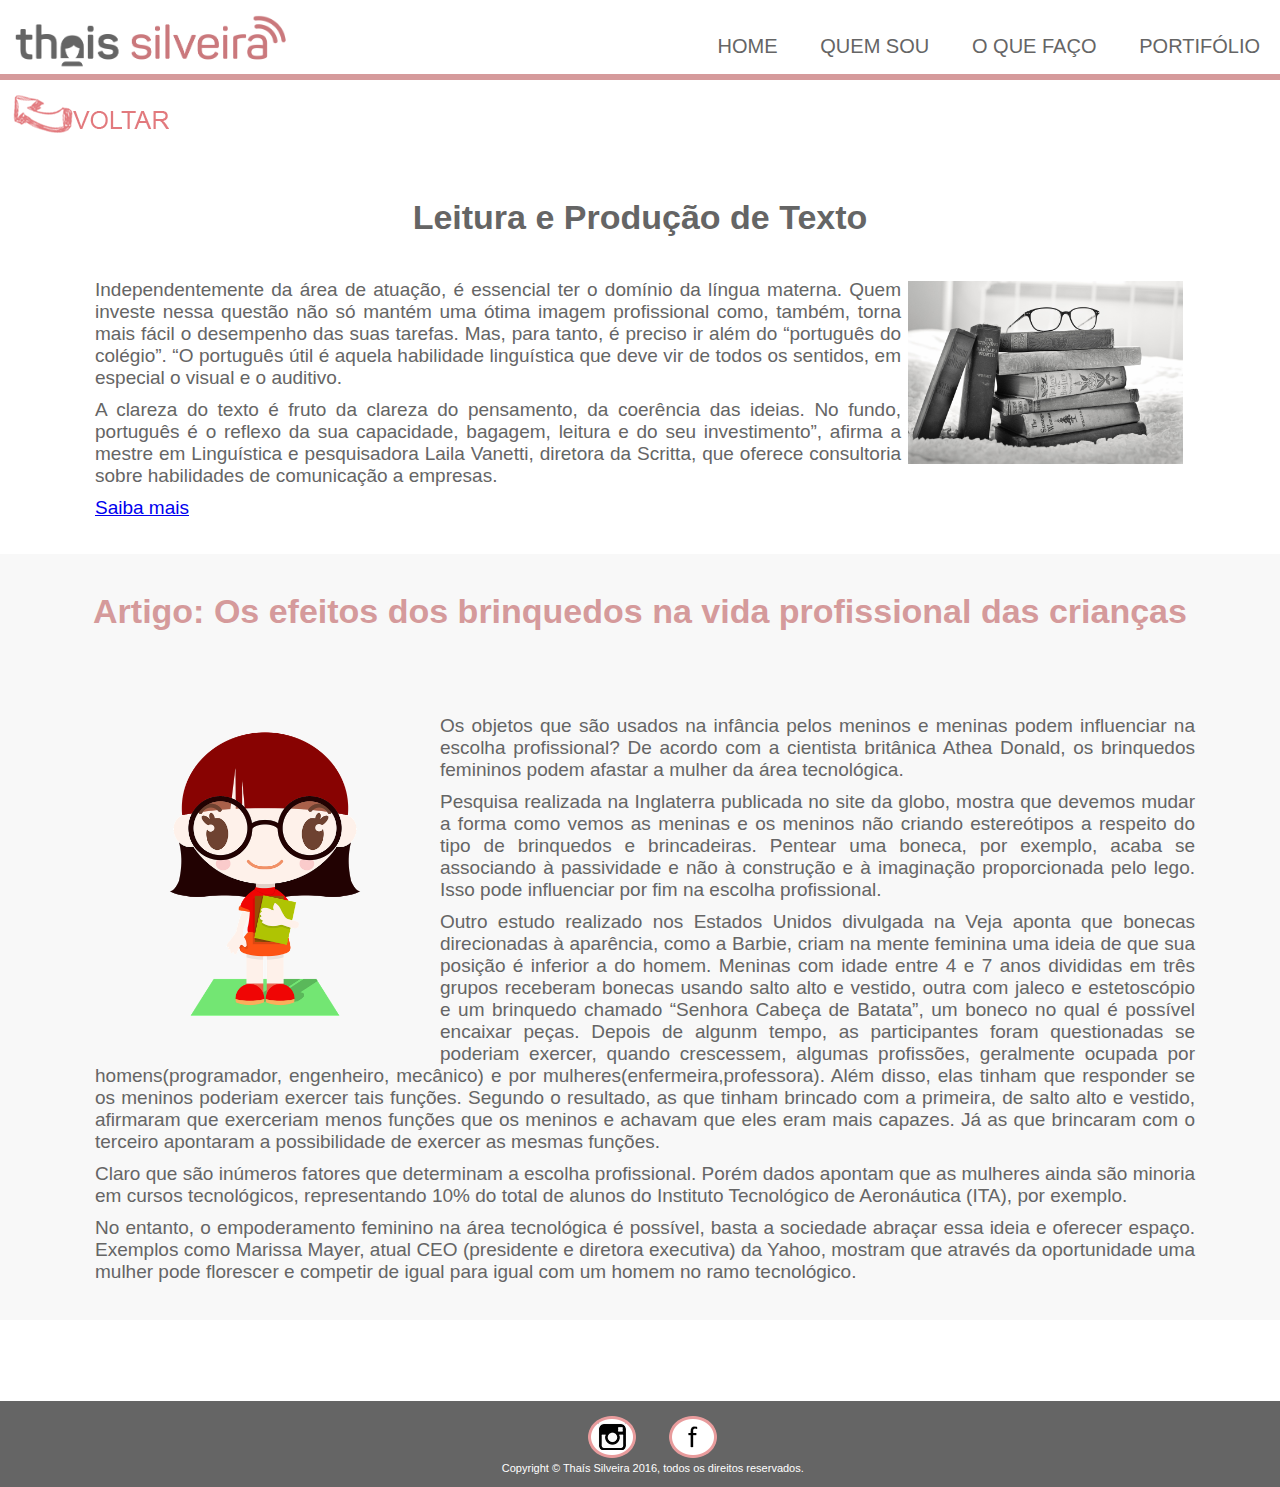
<file: portugues.html>
<!DOCTYPE html>
<html lang="pt-br">
<head>
	<meta charset="UTF-8">
	<link rel="stylesheet" type="text/css" href="css/index.css" media="all"/> 
	<title>Thaís Silveira </title>
</head>
<body>
<section>
	<header>
			<div class="container">
				<div class="logo">
					<a tabindex="1" href="index.html">
						<img alt="Logo Thaís" src="imagens/logo.png"/>
					</a>
				</div>
				<nav id="menu">
					<ul>
						<li><a tabindex="2" href="index.html">HOME</a></li>
						<li><a tabindex="3" href="quemsou.html">QUEM SOU</a></li>
						<li><a tabindex="4" href="oquefaco.html">O QUE FAÇO</a></li>
						<li><a tabindex="5" href="portifolio.html">PORTIFÓLIO</a></li>
					</ul>
				</nav>
			</div>
			<div class="clear"></div>
						<div class="hr"></div>
	</header>
	<article>
		<div class="clear"></div>
		<div class="voltar-link">
			<a href="portifolio.html"><img alt="Seta" src="imagens/seta.png"></a>
		</div>
		<div class="clear"></div>
			<div class="clear" style="height: 26px;"></div>
			<div class="titulo-portifolio">
				<h3>Leitura e Produção de Texto</h3>
			</div>
			<div class="container2">
				<div class="portugues">
					<img class="livro" alt="livros" src="imagens/livros.jpg"/>
					<p>
						Independentemente da área de atuação, é essencial ter o domínio da língua materna. Quem investe nessa questão não só mantém uma ótima imagem profissional como, também, torna mais fácil o desempenho das suas tarefas. Mas, para tanto, é preciso ir além do “português do colégio”. “O português útil é aquela habilidade linguística que deve vir de todos os sentidos, em especial o visual e o auditivo.
					</p>
					<p> 
						A clareza do texto é fruto da clareza do pensamento, da coerência das ideias. No fundo, português é o reflexo da sua capacidade, bagagem, leitura e do seu investimento”, afirma a mestre em Linguística e pesquisadora Laila Vanetti, diretora da Scritta, que oferece consultoria sobre habilidades de comunicação a empresas.
					</p>
					<p>
						<a tabindex="6" href="http://www.scrittaonline.com.br/a-importancia-de-dominar-o-portugues-para-o-sucesso-na-carreira/"> Saiba mais</a>
					</p>
				</div>						
			</div>
			<div class="clear height-30"></div>
			<div class="fundo-portugues">
				<div class="clear"></div>
				<div class="portifolio">
					<h3>Artigo: Os efeitos dos brinquedos na vida profissional das crianças</h3>
				</div>
				<div class="clear height-30"></div>
				<div class="fundo-portugues">
					<div class="clear"></div>
					<div class="portugues-p">
						<div class="container2">
							<img  class="imagem-esquerda" alt="menina com livro" src="imagens/menina-e-portugues.png"/>
							<br/>
							<p>
								Os objetos que são usados na infância pelos meninos e meninas podem influenciar na escolha profissional? De acordo com a cientista britânica Athea Donald, os brinquedos femininos podem afastar a mulher da área tecnológica.
							</p>
							<p>
								Pesquisa realizada na Inglaterra publicada no site da globo, mostra que devemos mudar a forma como vemos as meninas e os meninos não criando estereótipos a respeito do tipo de brinquedos e brincadeiras. Pentear uma boneca, por exemplo, acaba se associando à passividade e não à construção e à imaginação proporcionada pelo lego. Isso pode influenciar por fim na escolha profissional.
							</p>
							<p>Outro estudo realizado nos Estados Unidos divulgada na Veja aponta que bonecas direcionadas à aparência, como a Barbie, criam na mente feminina uma ideia de que sua posição é inferior a do homem. Meninas com idade entre 4 e 7 anos divididas em três grupos receberam bonecas usando salto alto e vestido, outra com jaleco e estetoscópio e um brinquedo chamado “Senhora Cabeça de Batata”, um boneco no qual é possível encaixar peças. Depois de algunm tempo, as participantes foram questionadas se poderiam exercer, quando crescessem, algumas profissões, geralmente ocupada por homens(programador, engenheiro, mecânico) e por mulheres(enfermeira,professora). Além disso, elas tinham que responder se os meninos poderiam exercer tais funções. Segundo o resultado, as que tinham brincado com a primeira,  de salto alto e vestido, afirmaram que exerceriam menos funções que os meninos e achavam que eles eram mais capazes. Já as que brincaram com o terceiro apontaram a possibilidade de exercer as mesmas funções.
							</p>
							<p>
								Claro que são inúmeros fatores que determinam a escolha profissional. Porém dados apontam que as mulheres ainda são minoria em cursos tecnológicos, representando 10% do total de alunos do Instituto Tecnológico de Aeronáutica (ITA), por exemplo.
							</p>
							<p>
								No entanto, o empoderamento feminino na área tecnológica é possível, basta a sociedade abraçar essa ideia e oferecer espaço. Exemplos como Marissa Mayer, atual CEO (presidente e diretora executiva) da Yahoo, mostram que através da oportunidade uma mulher pode florescer e competir de igual para igual com um homem no ramo tecnológico.
							</p>
						</div>
					</div>
					<div class="clear"></div>
				</div>
				<div class="clear"></div>
			</div>
		</article>
		<div class="clear"></div>
		<footer>
			<div class="rodape">
				<div class="clear"></div>
				<a tabindex="7" href="https://www.instagram.com/thais_lsilveira/?hl=pt-br"><img  alt ="instagram" src="imagens/instagram.png" /></a>
				<a tabindex="8" href="https://www.facebook.com/thais.silveira.3517"><img alt="facebook" src="imagens/facebook.png"/></a>
				<div class="clear"></div>
				<p>Copyright © Thaís Silveira 2016, todos os direitos reservados.</p>
				<div class="clear"></div>
			</div>
		</footer>	
		</section>
	</body>
	</html>
</file>
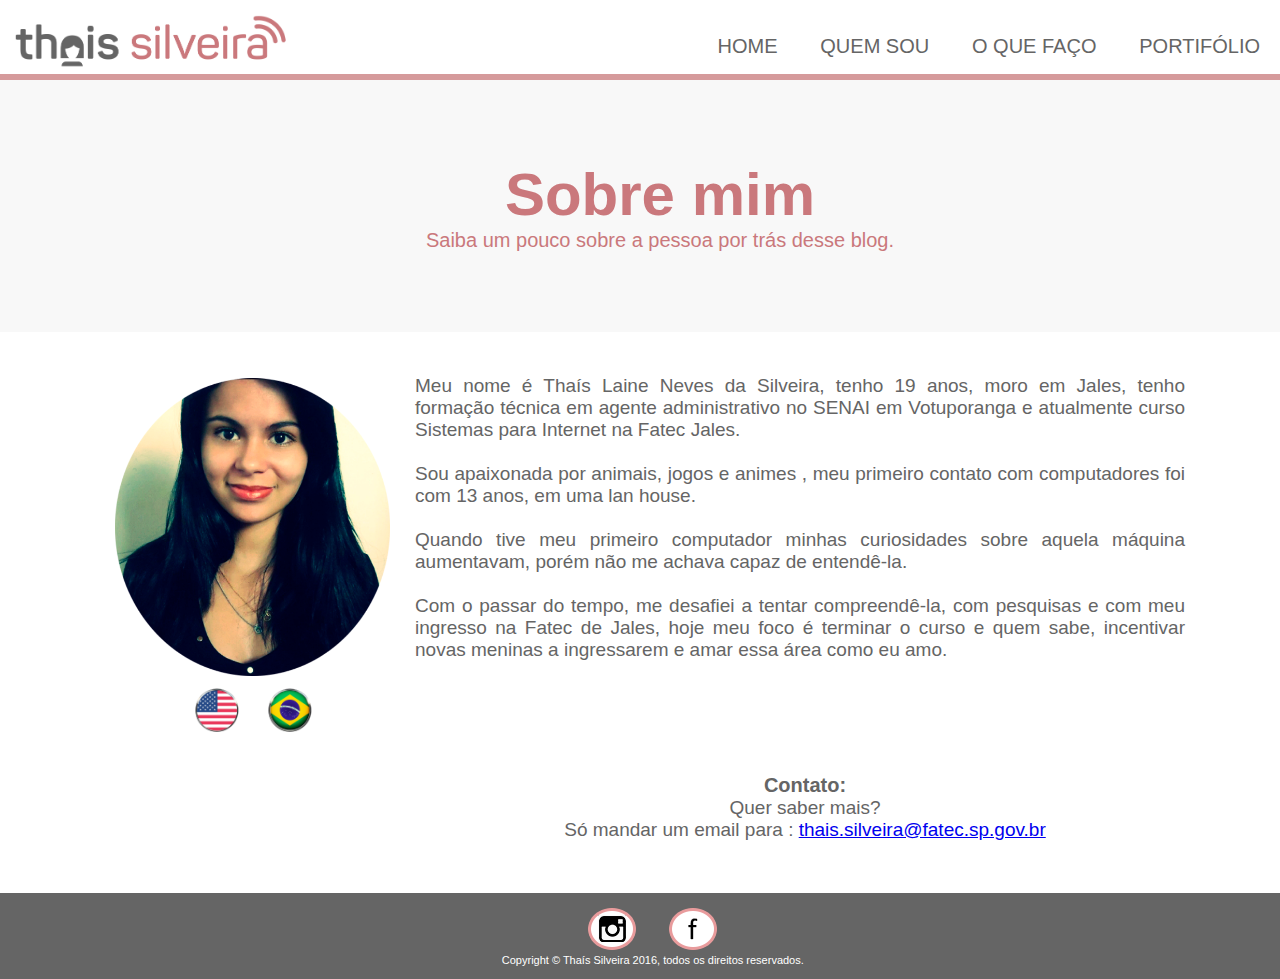
<file: quemsou.html>
<!DOCTYPE html>
<html lang="pt-br">
<head>
	<meta charset="UTF-8">
	<link rel="stylesheet" type="text/css" href="css/index.css" media="all"/> 
	<title>Thaís Silveira </title>
</head>
<body>
<section>
	<header>
			<div class="container">
				<div class="logo">
					<a tabindex="1" href="index.html">
						<img alt="Logo Thaís" src="imagens/logo.png"/>
					</a>
				</div>
				<nav id="menu">
					<ul>
						<li><a tabindex="2" href="index.html">HOME</a></li>
						<li><a tabindex="3" href="#">QUEM SOU</a></li>
						<li><a tabindex="4" href="oquefaco.html">O QUE FAÇO</a></li>
						<li><a tabindex="5" href="portifolio.html">PORTIFÓLIO</a></li>
					</ul>
				</nav>
			</div>
			<div class="clear"></div>
						<div class="hr"></div>
	</header>
		<article>
		<div class="post">
			<div class="content">
				<h1 class="post-title">Sobre mim</h1>
				<p class="subtitle">Saiba um pouco sobre a pessoa por trás desse blog.</p>
			</div>
		</div>
		<div class="clear" style="height: 20px;"></div> 
		<div class="container2">
			<div class="clear"></div>
			<figure>
				<img alt="eu" src="imagens/minhafoto.png"/>
				<div class="idioma">
					<a tabindex="6" href="english.html"><img alt="logo EUA" src="imagens/eua.jpg" /></a>
					<a tabindex="7" href="quemsou.html"><img alt="logo Brasil" src="imagens/brasil.png"/></a>
				</div>
			</figure>
			<div class="pquemsou">
				<p>
					Meu nome é Thaís Laine Neves da Silveira, tenho 19 anos, moro em Jales, tenho formação técnica em agente administrativo no SENAI em Votuporanga e atualmente curso Sistemas para Internet na Fatec Jales.
				</p>
				<p>
					Sou apaixonada por animais, jogos e animes , meu primeiro contato com computadores foi com 13 anos, em uma lan house.
				</p>
				<p>
					Quando tive meu primeiro computador minhas curiosidades sobre aquela máquina aumentavam, porém não me achava capaz de entendê-la.
				</p>
				<p>
					Com o passar do tempo, me desafiei a tentar compreendê-la, com pesquisas e com meu ingresso na Fatec de Jales, hoje meu foco é terminar o curso e quem sabe, incentivar novas meninas a ingressarem e amar essa área como eu amo.
				</p>
			</div>
			<div class="clear"></div>
			<div class="e-mail-ingles">
				<h2>Contato:</h2>
				<p>Quer saber mais?</p>
				<p>Só mandar um email para : 
					<a  tabindex="8" href="https://login.live.com/login.srf?wa=wsignin1.0&rpsnv=13&ct=1479934513&rver=6.4.6456.0&wp=MBI_SSL&wreply=https%3a%2f%2foutlook.live.com%2fowa%2f&lc=1046&id=292841&mkt=pt-br&cbcxt=out&fl=wld">thais.silveira@fatec.sp.gov.br</a>
				</p>
			</div>
			<div class="clear"></div>
		</div>
	</article>
		<div class="clear"></div>
	<footer>
			<div class="rodape">
				<div class="clear"></div>
				<a tabindex="9" href="https://www.instagram.com/thais_lsilveira/?hl=pt-br"><img  alt ="instagram" src="imagens/instagram.png" /></a>
				<a tabindex="10" href="https://www.facebook.com/thais.silveira.3517"><img alt="facebook" src="imagens/facebook.png"/></a>
				<div class="clear"></div>
				<p>Copyright © Thaís Silveira 2016, todos os direitos reservados.</p>
				<div class="clear"></div>
			</div>
		</footer>
		</section>
</body>
</html>
</file>
<file: css/index.css>
html {
						overflow-x: hidden;
					}
					html, body{
						margin: 0;
						padding: 0;
					}
					.clear {
						height: 1px;
						display: block;
						clear: both;
					}
					/*barra lateral*/
					html::-webkit-scrollbar, body::-webkit-scrollbar {
						width: 10px;
					}
					html::-webkit-scrollbar-thumb, body::-webkit-scrollbar-thumb {
						background-color: #e89c9d;
					}
					body{
						margin:0;
						padding:0;
						font-family: "Helvetica", sans-serif;
						font-size: 62.5%;
						color:#333;
					}
					/*Imagem Responsiva*/
					img {
						max-width: 100%;
						height: auto;
						margin: 0 auto;
						display: block;
					}
					.hr{
						width: 100%;
						height: 6px; 
						border: 0px solid; 
						background-color: #d59a9b;
						display: block;
					}
					/*Configuração do logo */
					.logo {
	    				float: left;
					}
					.container2{
						width: 1100px;
						max-width: 100%;
						display: block;
						margin: 0 auto;
					}
					.container-3{
						width: 1100px;
						max-width: 100%;
						display: block;
					}
					.logo img {
						max-width:300px;
						width: auto;
						margin: 0 auto 0 0;
					}
					/*Configuração do menu*/
					#menu{
						float: right;
					}
					#menu ul {
						padding: 0px;
						margin: 0px;
						float: right;
						list-style: none;
						top: 15px;
						position: relative;
					}
					/*Deixando horizontal*/
					#menu ul li {
						display: inline;
					}
					/*Visual*/
					#menu ul li a {
						padding: 20px 20px;
						display: inline-block;
						color: #656565;
						text-decoration: none;
						font-size: 20px;
					}
						/*Quando o mouse passa por cima*/
					#menu ul li a:hover{
						color:#e4acae;
						cursor: auto;
					}
					div {
						display: block;
					}
					/*Imagem corpo */
					.corpo{
						width:100%;
					}
					h3{
						font: bold 24px/45px Helvetica, Sans-Serif;
						text-align:center;
						color: #656565;
						font-size:3.4em;
					}
					.diferente{
						font: bold 24px/45px Helvetica, Sans-Serif;
						text-align:justify;
						color: #e4acae;
						font-size:3.4em;
						text-align: center;
						margin-bottom: 55px;
						display: block;
					}
					h4{
						display: block;
						font-size: 2.0em;
						-webkit-margin-before: 1em;
						-webkit-margin-after: 1em;
						-webkit-margin-start: 0px;
						-webkit-margin-end: 0px;
						font-weight: bold;
					} 
					/*imagens e texto */
					.texto{
						padding: 25px 0;
					}
					.conteudo-geral{
						margin: 0 auto;
						width: 1100px;
						max-width: 100%;
						position: relative;
					}
					.fundo{
						background-color: #f8f8f8;
						margin-bottom: 25px;
					}
					.conteudo-geral2{
						margin: 0 auto;
						width: 1100px;
						max-width: 100%;
						position: relative;
						text-align: center;
					}
					.blocos-marcas{
						text-align: center;
						background-repeat: no-repeat;
						height: auto;
						width: 28%;
						position: relative;
						padding: 25px;
						float: left;
						max-width: 28%;
						height: auto;
						margin: 0 auto;
						display: block;
					}
					.blo-marcas{
						float: left;
						text-align: center;
						padding: 20px;
						width: 45%;
						height: auto;
						display: block;
						margin: 0 auto;
						padding: 20px;
					}
					.blo-marcas .padding{
						border: 1px solid #f2f2f2;
						padding: 20px;
						min-height: 320px;
					}
					.blo-marcas .padding img{
						width: 85px;
						position: relative;
						margin-top: -50px;
					}
					p{
						display: block;
						font: Helvetica, Sans-Serif;
						text-align:center;
						color: #656565;
						font-size:1.7em;
						width: 100%
					}
					.figura{
						margin:2%;
						width:14%;
						float:left;
						border:1px dotted #656565;
						text-align:justify;
						font:12px Helvetica
					}
					h1,h2,h4,p,ul,li{
						margin:0px;
						padding:0px;
					}
					footer{
						clear:both;
						padding:0;
						text-align:center;
						margin-top: 50px;
					}
					footer a{
						display: inline-block;
						margin: 0 15px;
					}
					footer a img{
						margin: 0;
					}
					footer p{
						/*position:absolute;*/
						width:100%;
						background-color: rgb(101, 101, 101);
						font:11px Helvetica;
						color:#fff;
					}
					.rodape{
						position:absolute;
						padding:1%;
						width:100%;
						background-color: rgb(101, 101, 101);
						font:11px Helvetica;
						color:#fff;
					}	
					/*QuemSou*/		
					figure{
						width:25%;
						margin:0px;
						float: left;
						padding: 25px;
						top: 40%;
						left: 50%;
					}
					.idioma{
						text-align: center;
					}
					.idioma a{
						display: inline-block;
					}
					.idioma a img{
						width: 70px;
					}
					.pquemsou p{
						width:70%;
						float:left;
						font-family: Helvetica;
						text-align:justify;
						color: #656565; 
						font-size:1.9em;
						top: 15%;
						display: block;
						padding-top: 2%;
					}	 
					.idioma-portugues img {
						display: block;
						width:7%;
						float: left;
						position: relative;
						top: 3%;
						right:65%;
					}
					
					.e-mail-portugues h2{
						font-family: Helvetica;
						color: #656565; 
						font-size:2.0em;
						display: block;
						text-align: center;
						padding-left: 40%;
						padding-top: 20%;
						
					}
					.e-mail-portugues p{
						font-family: Helvetica;
						color: #656565; 
						font-size:1.9em;
						display: block;
						padding-left: 20%;
					}
					.e-mail-portugues {
						position: relative;
						float: left;
					}
					.idioma-ingles img {
						display: block;
						width:7%;
						float: left;
						position: relative;
						top: 3%;
						right:61%;
					}
					
					.e-mail-ingles h2{
						font-family: Helvetica;
						color: #656565; 
						font-size:2.0em;
						display: block;
						text-align: center;
						/*padding-left: 50%;
						padding-top: 20%;*/
						
					}
					.e-mail-ingles p{
						font-family: Helvetica;
						color: #656565; 
						font-size:1.9em;
						display: block;
						/*padding-left: 25%;*/
					}
					.e-mail-ingles {
						position: relative;
		    	    	width: 500px;
		    			max-width: 100%;
		    			margin: 0 auto;
		   				 left: 15%;
					}
					.post{
						position: relative;
						padding: 80px 20px;
						width: 100%;
					}
					.post {
						background-color: #f8f8f8;	
					}
					.post h1, .post .subtitle, .post .date {
						color: #ca787c;
						text-align: center;
					}
					.post h1 {
						font-size: 3.75rem;
					}
					.post .subtitle {
						font-family: 'Open Sans',sans-serif;
						font-weight: 300;
						font-style: normal;
						font-size: 1.25rem;
					}
					/*QueFaço*/
					.poquefaco img{
						float: center;
						width:25%;
						margin:0px auto;
						padding: 7%;
						top: 40%;
						left: 50%;
					}
					.poquefaco p{

						width: 70%;
						float:left;
						font-family: Helvetica;
						text-align:justify;
						color: #656565; 
						font-size:1.9em;
						top: 15%;
						display: block;
						
					}
					.logofatec img{
						top:50px;
						width:25%;
						margin:0px auto;
						margin-right: 40px;
						float: left;
					}
					/*Configuração do menu*/
					.menu-fatec{
						float: left;
					}
					.menu-fatec ul {
						margin: 0px;
						float: left;
						list-style: none;	
						position: relative;
						padding-top: 70%;
						left: -130%;
						line-height:4px;
					}
					/*Visual*/
					.menu-fatec ul li a {
						padding: 20px 20px;
						display: inline-block;
						color: #656565;
						text-decoration: none;
						font-size: 20px;
					}
					.menu-fatec ul li a:hover{
						/*Quando o mouse passa por cima*/
						color:#e4acae;
						cursor: auto;
					}
					/*portifolio*/
					ul.sdt_menu{
						margin:0;
						padding:0;
						list-style: none;
						font-family:"Myriad Pro", "Trebuchet MS", sans-serif;
						font-size:14px;
						width:1020px;
					}
					ul.sdt_menu a{
						text-decoration:none;
						outline:none;
					}
					ul.sdt_menu li{
						float:left;
						width:170px;
						height:85px;
						position:relative;
						cursor:pointer;
					}
					ul.sdt_menu li > a{
						position:absolute;
						top:0px;
						left:0;
						width:170px;
						height:85px;
						z-index:12;
						background:transparent url(../images/overlay.png) no-repeat bottom right;
						-moz-box-shadow:0px 0px 2px #000 inset;
						-webkit-box-shadow:0px 0px 2px #000 inset;
						box-shadow:0px 0px 2px #000 inset;
					}
					ul.sdt_menu li a img{
						border:none;
						position:absolute;
						width:0px;
						height:0px;
						bottom:0px;
						left:85px;
						z-index:100;
						-moz-box-shadow:0px 0px 4px #000;
						-webkit-box-shadow:0px 0px 4px #000;
						box-shadow:0px 0px 4px #000;
					}
					ul.sdt_menu li span.sdt_wrap{
						position:absolute;
						top:25px;
						left:0px;
						width:170px;
						height:60px;
						z-index:15;
					}
					ul.sdt_menu li span.sdt_active{
						position:absolute;
						background:#656565;
						top:85px;
						width:170px;
						height:0px;
						left:0px;
						z-index:14;
						-moz-box-shadow:0px 0px 4px #000 inset;
						-webkit-box-shadow:0px 0px 4px #000 inset;
						box-shadow:0px 0px 4px #000 inset;
					}
					ul.sdt_menu li span span.sdt_link,
					ul.sdt_menu li span span.sdt_descr,
					ul.sdt_menu li div.sdt_box a{
						margin-left:15px;
						text-transform:uppercase;
						/*text-shadow:1px 1px 1px #000;*/
					}
					ul.sdt_menu li span span.sdt_link{
						color:#d59a9b;
						font-size:16px;
						float:left;
						clear:both;
					}
					ul.sdt_menu li span span.sdt_descr{
						color:#0B75AF;
						float:left;
						clear:both;
						width:155px; /*For dumbass IE7*/
						font-size:10px;
						letter-spacing:1px;
					}
					ul.sdt_menu li div.sdt_box{
						display:block;
						position:absolute;
						width:170px;
						overflow:hidden;
						height:170px;
						top:85px;
						left:0px;
						display:none;
						background:#000;
					}
					ul.sdt_menu li div.sdt_box a{
						float:left;
						clear:both;
						line-height:30px;
						color:#0B75AF;
					}
					ul.sdt_menu li div.sdt_box a:first-child{
						margin-top:15px;
					}
					ul.sdt_menu li div.sdt_box a:hover{
						color:#fff;
					}
					/*links portifólio*/
					.portifolio h3{
						font: bold 24px/45px Helvetica, Sans-Serif;
						text-align:center;
						color: #d59a9b;
						font-size:3.4em
					}
					.pportifolio p{
						width:100%;
						float:none;
						font-family: Helvetica;
						text-align:justify;
						color: #656565;
						font-size:1.9em;
						top: 15%;
						display: block;
						padding: 5px;
					}
					.imgcenter{
						top:50px;
						width:15%;
						margin:0px auto;
						float: left;
					}
					/*matemática*/
					.matriz img {
						top:20%; 
						max-width: 100%;
						height: auto;
						margin: 0 auto;
						display: block;
						float: left;
						position: absolute;
					}
					.matriz{
						float: left;
						margin: 20px;
						margin-left: 0;
					}
					.p-matematica p{
						width:100%;
						font-family: Helvetica;
						text-align:justify;
						color: #656565;
						font-size:1.9em;
						display: block;
						padding: 5px;
					}
					.p-matematica-2 p{
						width:100%;
						font-family: Helvetica;
						text-align:justify;
						color: #656565;
						font-size:1.9em;
						display: block;
						padding: 5px;
					}
					.fundo-matematica{
						background-color: #f8f8f8;
						margin-bottom: 30px;
					}
					.height-30{
						height: 30px;
					}
					.menina-e-matematica{
						padding: 2%;
						max-width: 35%;
						height: auto;
						margin: 0 auto;
						display: block;
						float: right;
					}
					.menina-e-matematica p{
						max-width: 35%;
						height: auto;
						margin: 0 auto;
						display: block;
						font-size:1.5em;
						text-align: left;
					}
					/*português*/
					.portugues-p p{
						width:100%;
						font-family: Helvetica;
						text-align:justify;
						color: #656565;
						font-size:1.9em;
						display: block;
						padding: 5px;
					}
					.livro{
						max-width: 25%;
						height: auto;
						margin: 7px;
						display: block;
						float: right;
					}	
					.imagem-esquerda{
						max-width:30%;
						height: auto;
						margin: 0 auto;
						display: block;
						float: left;
						padding: 10px;
					}
					.fundo-portugues{
						background-color: #f8f8f8;
						margin-bottom: 30px;
					}
					.portugues p{
						width:100%;
						font-family: Helvetica;
						text-align:justify;
						color: #656565;
						font-size:1.9em;
						display: block;
						padding: 5px;
					}

					/*Bases da Internet*/
					.bases-da-internet h3{
						font: bold 24px/45px Helvetica, Sans-Serif;
						text-align:center;
						color: #d59a9b;
						font-size:3.4em
					}
					.bases-da-internet p{
						width:100%;
						font-family: Helvetica;
						text-align:justify;
						color: #656565;
						font-size:1.9em;
						display: block;
						padding: 10px;
					}
					.navegador img {
						max-width: 20%;
						height: auto;
						margin: 7px;
						display: block;
						float: left;

					}
					/*Criação de Conteúdo*/
					.criacao-de-conteudo p{
						width:100%;
						font-family: Helvetica;
						text-align:justify;
						color: #656565;
						font-size:1.9em;
						display: block;
						padding: 5px;
					}
					.criacao-de-conteudo h3{
						font: bold 24px/45px Helvetica, Sans-Serif;
						text-align:center;
						color: #d59a9b;
						font-size:3.4em
					}
					.conteudo img {
						max-width: 25%;
						height: auto;
						margin: 7px;
						display: block;
						float: right;
					}

					/*Lógica de Programação*/
					.logica-de-programacao h3{
						font: bold 24px/45px Helvetica, Sans-Serif;
						text-align:center;
						color: #d59a9b;
						font-size:3.4em
					}
					.programacao img {
						max-width: 25%;
						height: auto;
						margin: 7px;
						display: block;
						float: left;
					}
					/* Design Digital*/
					.design-digital h3{
						font: bold 24px/45px Helvetica, Sans-Serif;
						text-align:center;
						color: #d59a9b;
						font-size:3.4em
					}
					.design-digital p{
						width:100%;
						font-family: Helvetica;
						text-align:justify;
						color: #656565;
						font-size:1.9em;
						display: block;
						padding: 5px;				
					}
					.sitios-internet h3{
						font: bold 24px/45px Helvetica, Sans-Serif;
						text-align:center;
						color: #d59a9b;
						font-size:3.4em
					}
					.sitios-internet p{
						width:100%;
						font-family: Helvetica;
						text-align:justify;
						color: #656565;
						font-size:1.9em;
						display: block;
						padding: 5px;
					}
					.video p{
						text-align:center;
						display: block;
						padding: 5px;
					}
					.home .texto p{
						text-align: justify;
					}

					.oquefaco ul{
						list-style: none;
					}
					.oque-faco ul li{
						list-style: none;
						margin: 0;
						padding: 0;
					}
					.logofatec img{
						width: 90%;
						top: 0;
						margin: 0;
						float: none;
					}
					.menu-fatec ul{
						left: initial;
						padding-top: 0;

					}
					.poquefaco p{
						width: 100%;
						float: none;
						top: 0;
						padding: 10px;
					}
					.poquefaco img{
						left: 0;
						padding: 0;
						top: 0;
						width: 100%;
						max-width: 225px;
						border: 5px solid rgb(213, 154, 155);
						margin-bottom: 10px;
					}
					.imagens-oquefaco li{
						width: 50%;
						float: left;
						text-align: center;
						margin-bottom: 20px;
						font-size:15px;
					}
					.titulo-portifolio h3{
						font: bold 24px/45px Helvetica, Sans-Serif;
						text-align:center;
						color: #656565;
						font-size:3.4em
					}

					.col-6{
						width: 50%;
						float: left;
					}
					[class*=col-] {
						float:left;
					}
					.col-1 {
						width:8.33333%;
					}
					.col-2 {
						width:16.66667%;
					}
					.col-3 {
						width:25%;
					}
					.col-4 {
						width:33.3%;
					}
					.col-5 {
						width:41.66667%;
					}
					.col-6 {
						width:50%;
					}
					.col-7 {
						width:58.33333%;
					}
					.col-8 {
						width:66.66667%;
					}
					.col-9 {
						width:75%;
					}
					.col-10 {
						width:83.33333%;
					}
					.col-11 {
						width:91.66667%;
					}
					.col-12 {
						width:100%;
					}
					.voltar-link{
						float: left;
					padding-top: 1%;
					padding-left: 1%;
					}
</file>
